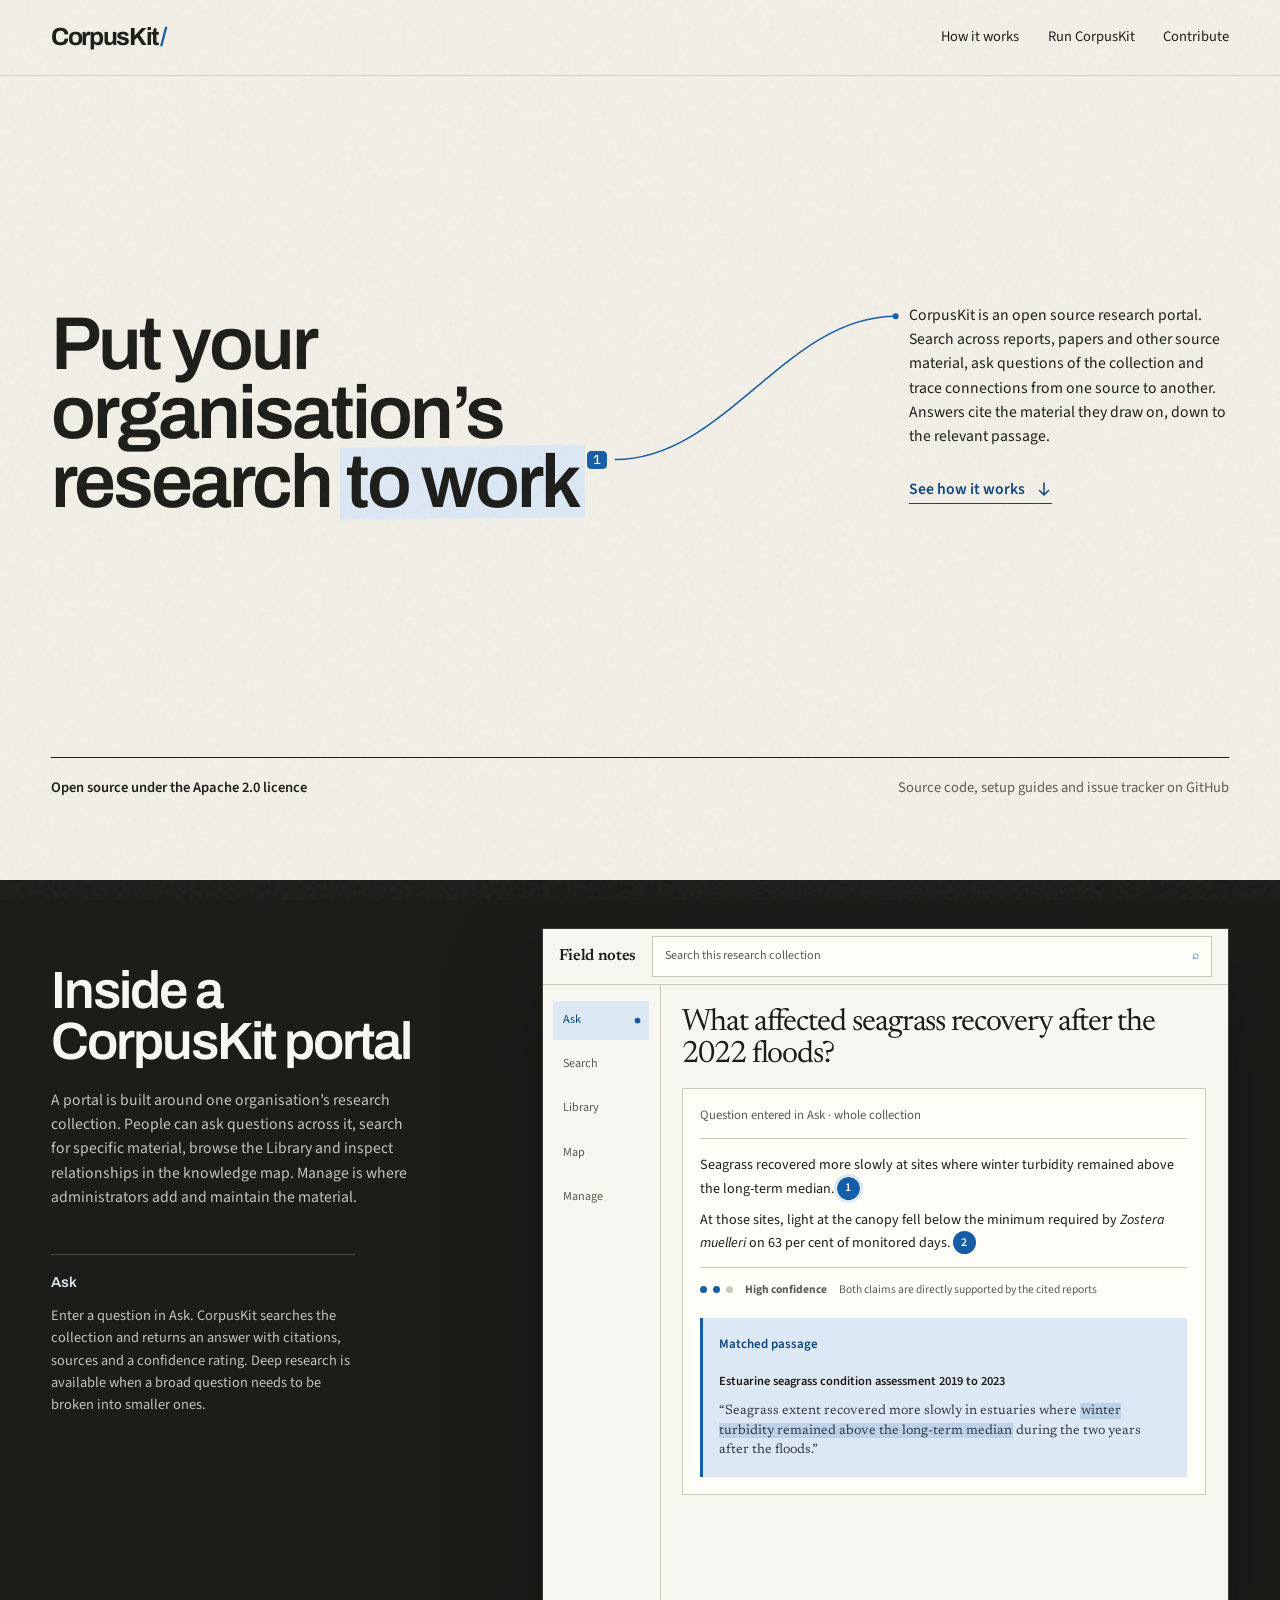
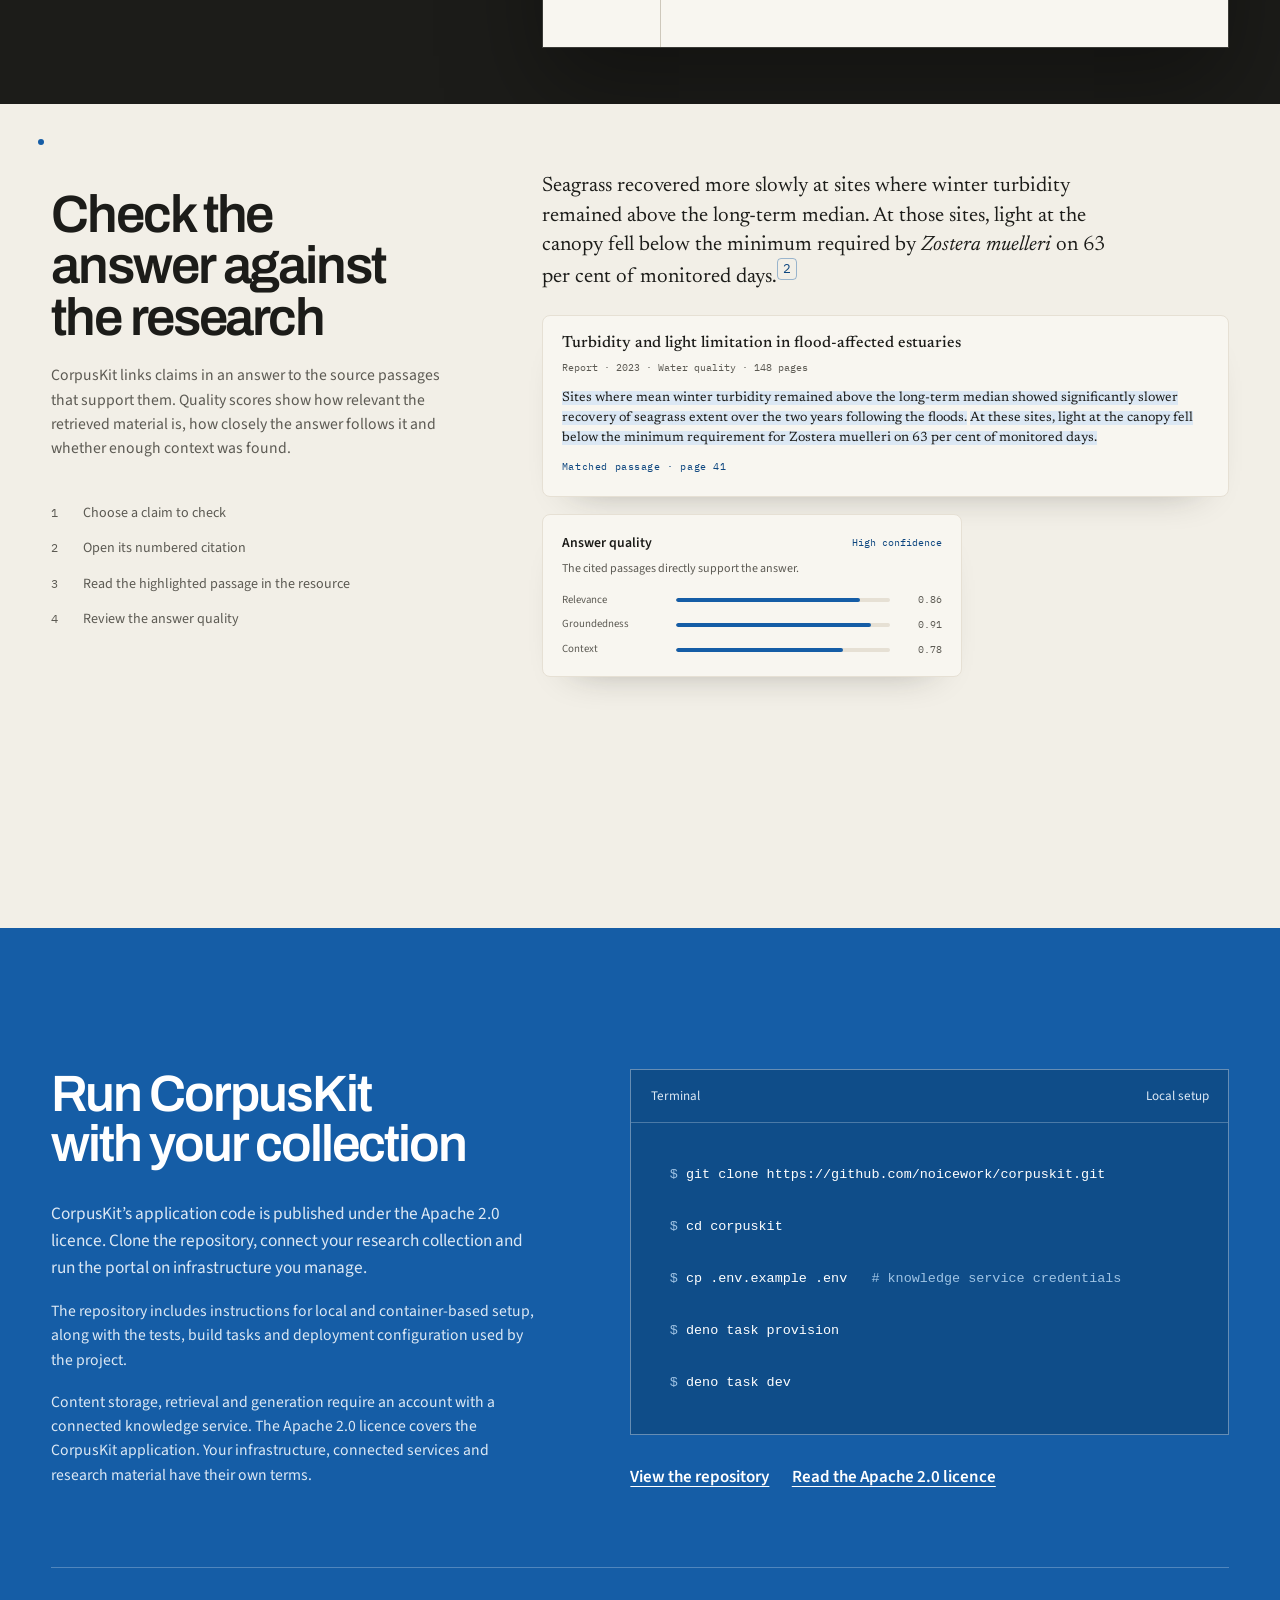
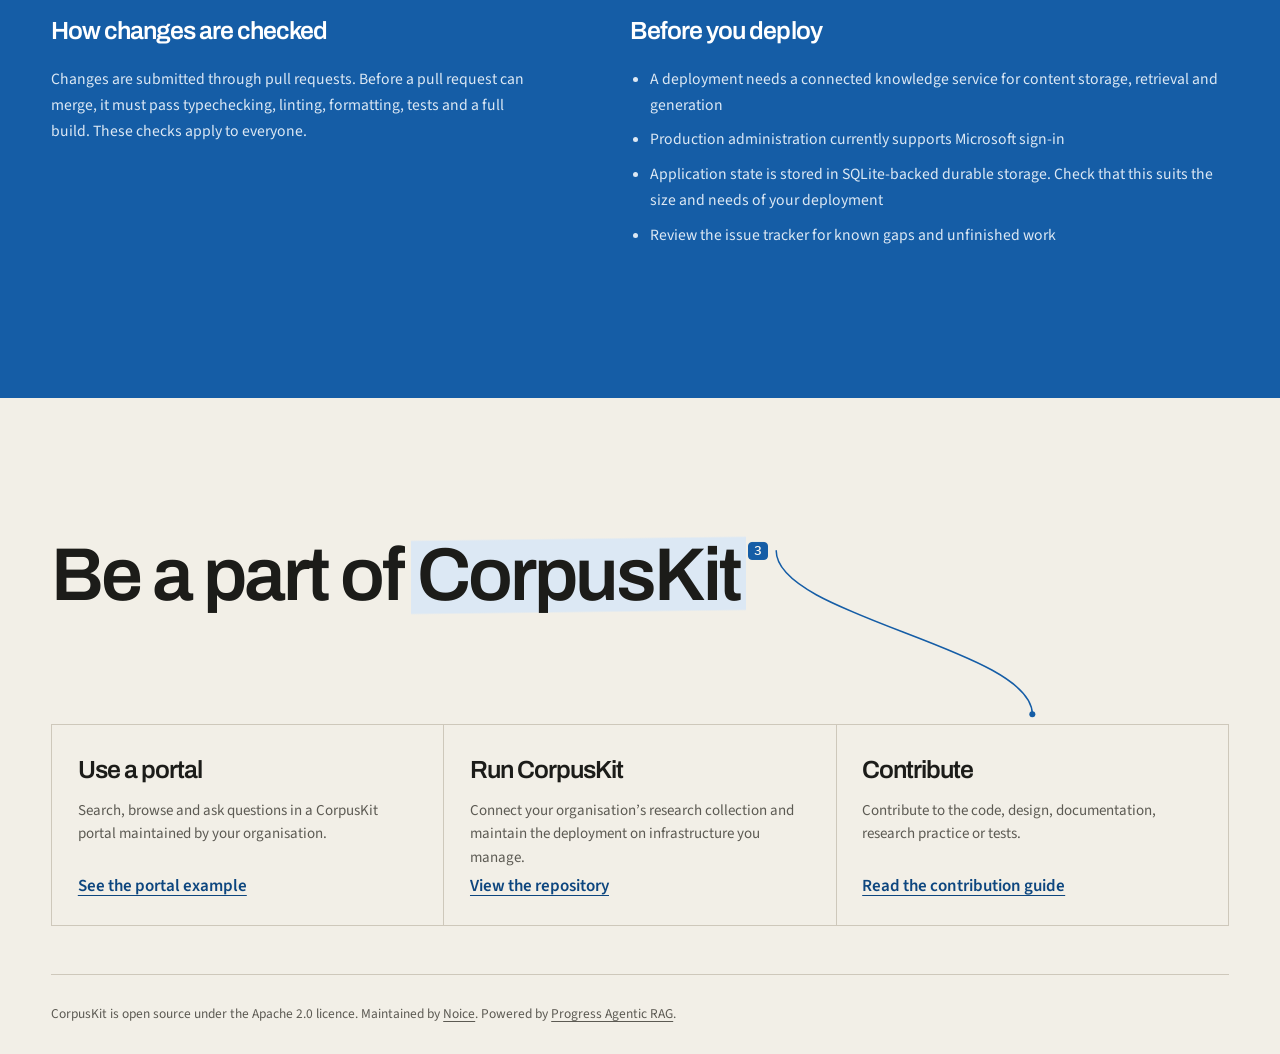
<file: apps/web/public/home.html>
<!doctype html>
<html lang="en-AU">
<head>
  <meta charset="utf-8">
  <meta name="viewport" content="width=device-width, initial-scale=1, viewport-fit=cover">
  <meta name="description" content="CorpusKit is an open source research portal for searching collections, asking cited questions and exploring connections between sources.">
  <meta name="theme-color" content="#f2efe7">
  <title>CorpusKit – open source research portal</title>
  <link rel="preconnect" href="https://fonts.googleapis.com">
  <link rel="preconnect" href="https://fonts.gstatic.com" crossorigin>
  <link href="https://fonts.googleapis.com/css2?family=IBM+Plex+Mono:wght@400;500&amp;family=Newsreader:opsz,wght@6..72,300..700&amp;family=Source+Sans+3:ital,wght@0,200..900;1,200..900&amp;family=Archivo:ital,wdth,wght@0,62..125,100..900;1,62..125,100..900&amp;display=swap" rel="stylesheet">
  <style>

    :root {
      --paper: #f2efe7;
      --paper-soft: #f8f6f0;
      --paper-deep: #e6e0d4;
      --ink: #1c1c19;
      --ink-soft: #5c5a53;
      --rule: #cec8bb;
      --blue: #155da6;
      --blue-dark: #0d467f;
      --blue-pale: #dce8f4;
      --white: #fffdf8;
      --serif: "Newsreader", Georgia, serif;
      --sans: "Source Sans 3", Arial, sans-serif;
      --mono: "IBM Plex Mono", monospace;
      --display: "Archivo", sans-serif;
      --display-weight-h1: 600;
      --display-weight-h2: 600;
      --display-track-h1: -.04em;
      --display-track-h2: -.04em;
      --display-lh-h1: .92;
      --display-lh-h2: .98;
      --page: min(92vw, 1480px);
      --radius: 4px;
    }

    * { box-sizing: border-box; }

    html { scroll-behavior: smooth; }

    body {
      margin: 0;
      color: var(--ink);
      background: var(--paper);
      font-family: var(--sans);
      font-size: 17px;
      line-height: 1.55;
      -webkit-font-smoothing: antialiased;
    }

    body::before {
      content: "";
      position: fixed;
      inset: 0;
      z-index: 20;
      pointer-events: none;
      opacity: .055;
      background-image: url("data:image/svg+xml,%3Csvg viewBox='0 0 180 180' xmlns='http://www.w3.org/2000/svg'%3E%3Cfilter id='n'%3E%3CfeTurbulence type='fractalNoise' baseFrequency='.88' numOctaves='3' stitchTiles='stitch'/%3E%3C/filter%3E%3Crect width='100%25' height='100%25' filter='url(%23n)' opacity='.72'/%3E%3C/svg%3E");
    }

    a { color: inherit; text-decoration-thickness: 1px; text-underline-offset: .22em; }
    button, input { font: inherit; }
    button, a { -webkit-tap-highlight-color: transparent; }
    ::selection { background: var(--blue-pale); color: var(--ink); }

    .skip-link {
      position: fixed;
      top: 8px;
      left: 8px;
      z-index: 100;
      padding: .65rem 1rem;
      background: var(--ink);
      color: var(--white);
      transform: translateY(-150%);
    }

    .skip-link:focus { transform: none; }

    .site-header {
      position: fixed;
      inset: 0 0 auto;
      z-index: 12;
      height: calc(76px + env(safe-area-inset-top));
      padding-top: env(safe-area-inset-top);
      border-bottom: 1px solid rgba(28, 28, 25, .15);
      background: rgba(242, 239, 231, .91);
      backdrop-filter: blur(16px);
      transition: background-color .55s ease, color .55s ease, border-color .55s ease;
    }

    .site-header.nav-dark {
      color: var(--paper-soft);
      background: rgba(28, 28, 25, .94);
      border-bottom-color: rgba(248, 246, 240, .18);
    }

    .site-header.nav-blue {
      color: white;
      background: rgba(21, 93, 166, .94);
      border-bottom-color: rgba(255, 255, 255, .24);
    }

    .nav-shell {
      width: var(--page);
      height: 100%;
      margin: 0 auto;
      display: flex;
      align-items: center;
      justify-content: space-between;
      gap: 2rem;
    }

    .brand {
      display: inline-flex;
      align-items: baseline;
      gap: .1rem;
      font-family: var(--display);
      font-size: 1.55rem;
      font-weight: 700;
      line-height: 1;
      text-decoration: none;
      letter-spacing: -.055em;
    }

    .brand-mark { color: var(--blue); transition: color .55s ease; }
    .site-header.nav-dark .brand-mark { color: #8fc0ee; }
    .site-header.nav-blue .brand-mark { color: var(--blue-pale); }

    .nav-links {
      display: flex;
      align-items: center;
      gap: clamp(1rem, 2.2vw, 2.4rem);
      font-size: .91rem;
    }

    .nav-links a { text-decoration: none; }
    .nav-links a:hover { text-decoration: underline; }

    main { overflow: hidden; }
    #top, #workings, #run, #contribute { scroll-margin-top: calc(76px + env(safe-area-inset-top)); }

    .hero {
      width: var(--page);
      min-height: min(880px, 100svh);
      margin: 0 auto;
      padding: clamp(9.5rem, 15vh, 12.5rem) 0 5rem;
      display: grid;
      grid-template-columns: minmax(0, 1.72fr) minmax(320px, .48fr);
      column-gap: clamp(2.5rem, 5vw, 6rem);
      align-items: end;
      position: relative;
    }

    .hero h1 {
      max-width: 1180px;
      margin: 0;
      font-family: var(--display);
      font-size: var(--display-size-h1, clamp(4.35rem, 5.85vw, 7.6rem));
      font-weight: var(--display-weight-h1);
      line-height: var(--display-lh-h1);
      letter-spacing: var(--display-track-h1);
      text-wrap: balance;
    }

    .hero-laptop-break { display: none; }

    @media (min-width: 981px) and (max-height: 1200px) {
      .hero-laptop-break { display: inline; }
    }

    .hero-claim, .closing-claim { white-space: nowrap; }
    .hero-highlight, .closing-highlight {
      margin-inline: -.04em;
      padding-inline: .08em;
      background-image: linear-gradient(-.7deg, transparent 6%, var(--blue-pale) 8%, var(--blue-pale) 91%, transparent 93%);
      background-repeat: no-repeat;
      background-size: 100% 100%;
      background-position: left center;
      box-decoration-break: clone;
      -webkit-box-decoration-break: clone;
    }
    .hero-cite, .closing-cite {
      display: inline-block;
      margin-left: .32em;
      padding: .1em .4em;
      border: 1px solid rgba(21, 93, 166, .4);
      border-radius: 4px;
      color: var(--blue-dark);
      font-family: var(--mono);
      font-size: .18em;
      font-weight: 500;
      letter-spacing: 0;
      line-height: 1;
      vertical-align: top;
      transform: translateY(.22em);
    }

    .hero-thread {
      position: absolute;
      inset: 0;
      z-index: 2;
      display: none;
      width: 100%;
      height: 100%;
      overflow: visible;
      pointer-events: none;
    }

    .hero-thread path { fill: none; stroke: var(--blue); stroke-width: 1.5; stroke-linecap: round; }
    .hero-thread circle { fill: var(--blue); }
    .hero h1, .hero-copy, .hero-note { position: relative; z-index: 3; }

    @media (min-width: 1024px) {
      .hero-thread { display: block; }
    }

    .hero-copy {
      max-width: 430px;
      margin: 0 0 .75rem;
      align-self: end;
      font-size: clamp(.98rem, 1.05vw, 1.08rem);
      line-height: 1.55;
    }

    .hero-copy p { margin: 0 0 1.75rem; }

    .text-link {
      display: inline-flex;
      align-items: center;
      gap: .7rem;
      color: var(--blue-dark);
      font-weight: 600;
      text-decoration: none;
      border-bottom: 1px solid currentColor;
      padding-bottom: .15rem;
    }

    .text-link svg {
      width: 1rem;
      height: 1rem;
      fill: none;
      stroke: currentColor;
      stroke-width: 1.5;
      stroke-linecap: round;
      stroke-linejoin: round;
    }

    .hero-note {
      grid-column: 1 / -1;
      display: flex;
      justify-content: space-between;
      gap: 1rem;
      align-items: flex-end;
      margin-top: clamp(5rem, 10vh, 9rem);
      padding-top: 1.2rem;
      border-top: 1px solid var(--ink);
      color: var(--ink-soft);
      font-size: .91rem;
    }

    .hero-note p { margin: 0; }
    .hero-note strong { color: var(--ink); font-weight: 600; }

    @media (min-width: 1400px) and (min-height: 900px) {
      .hero {
        min-height: 100svh;
        padding-top: clamp(11rem, 17vh, 14rem);
        padding-bottom: clamp(6rem, 9vh, 8rem);
      }
    }

    .workings {
      background: var(--ink);
      color: var(--paper-soft);
      padding: clamp(5.5rem, 10vw, 10rem) 0;
      overflow: clip;
    }

    .section-shell { width: var(--page); margin: 0 auto; }

    .section-head {
      display: block;
      margin-bottom: clamp(3rem, 6vw, 6rem);
    }

    .section-head h2,
    .run-intro h2,
    .library-copy h2,
    .closing h2 {
      margin: 0;
      font-family: var(--display);
      font-size: clamp(2.8rem, 5.1vw, 5.9rem);
      font-weight: var(--display-weight-h2);
      line-height: var(--display-lh-h2);
      letter-spacing: var(--display-track-h2);
      text-wrap: balance;
    }

    .section-head p {
      margin: 1.5rem 0 0;
      color: #c6c2b8;
      font-size: 1.05rem;
      max-width: 760px;
    }

    .portal-stage {
      position: relative;
    }

    .portal-frame {
      background: var(--paper-soft);
      color: var(--ink);
      border: 1px solid #3a3a36;
      box-shadow: 0 40px 90px rgba(0, 0, 0, .34);
    }

    .portal-top {
      min-height: 76px;
      padding: 0 clamp(1rem, 2vw, 2rem);
      display: grid;
      grid-template-columns: 1fr auto 1fr;
      align-items: center;
      border-bottom: 1px solid var(--rule);
    }

    .portal-name {
      font-family: var(--serif);
      font-size: 1.23rem;
      font-weight: 600;
      letter-spacing: -.02em;
    }

    .portal-search {
      width: min(38vw, 500px);
      padding: .73rem 1rem;
      display: flex;
      justify-content: space-between;
      gap: 1rem;
      border: 1px solid var(--rule);
      background: var(--white);
      color: var(--ink-soft);
      font-size: .91rem;
    }

    .portal-search span:last-child { color: var(--blue); }

    .portal-status {
      justify-self: end;
      color: var(--ink-soft);
      font-size: .83rem;
    }

    .portal-body {
      display: grid;
      grid-template-columns: 190px minmax(0, 1fr);
      min-height: 680px;
    }

    .portal-nav {
      padding: 2rem 1.2rem;
      border-right: 1px solid var(--rule);
    }

    .view-tab {
      width: 100%;
      display: flex;
      align-items: center;
      justify-content: space-between;
      padding: .82rem .75rem;
      margin: 0 0 .35rem;
      border: 0;
      background: transparent;
      color: var(--ink-soft);
      text-align: left;
      cursor: pointer;
      transition: color .35s ease, background-color .35s ease;
    }

    .view-tab::after { content: ""; width: 5px; height: 5px; border-radius: 50%; background: transparent; transition: background-color .35s ease, transform .35s ease; }
    .view-tab:hover { color: var(--ink); }
    .view-tab.active { color: var(--blue-dark); background: var(--blue-pale); }
    .view-tab.active::after { background: var(--blue); transform: scale(1.15); }

    .portal-main { display: grid; padding: clamp(1.5rem, 4vw, 4rem); min-width: 0; }
    .portal-view { display: none; grid-area: 1 / 1; min-width: 0; will-change: opacity, transform; }
    .portal-view.active, .portal-view.is-transitioning { display: block; }
    .portal-view.is-transitioning { pointer-events: none; }

    .portal-view h3 {
      max-width: 780px;
      margin: 0 0 2rem;
      font-family: var(--serif);
      font-size: clamp(2.2rem, 3.5vw, 4.2rem);
      font-weight: 400;
      line-height: 1.05;
      letter-spacing: -.035em;
    }

    .question-card {
      padding: clamp(1.4rem, 3vw, 2.6rem);
      border: 1px solid var(--rule);
      background: var(--white);
    }

    .question {
      margin: 0 0 1.7rem;
      padding-bottom: 1.25rem;
      border-bottom: 1px solid var(--rule);
      color: var(--ink-soft);
    }

    .answer-layout {
      display: grid;
      grid-template-columns: minmax(0, 1.2fr) minmax(250px, .65fr);
      gap: clamp(2rem, 4vw, 5rem);
    }

    .answer p { margin: 0 0 1rem; font-size: 1.08rem; line-height: 1.68; }

    .citation {
      display: inline-grid;
      place-items: center;
      width: 1.45rem;
      height: 1.45rem;
      margin: 0 .08rem;
      padding: 0;
      border: 0;
      border-radius: 50%;
      background: var(--blue);
      color: white;
      font-size: .75rem;
      font-weight: 600;
      line-height: 1;
      cursor: pointer;
      vertical-align: .1em;
    }

    .citation[aria-expanded="true"] { outline: 3px solid var(--blue-pale); }

    .confidence {
      margin-top: 1.5rem;
      padding-top: 1rem;
      border-top: 1px solid var(--rule);
      display: flex;
      align-items: center;
      gap: .75rem;
      color: var(--ink-soft);
      font-size: .9rem;
    }

    .confidence::before {
      content: "";
      width: 7px;
      height: 7px;
      border-radius: 50%;
      background: var(--blue);
      box-shadow: 13px 0 0 var(--blue), 26px 0 0 var(--rule);
      margin-right: 1.6rem;
    }

    .passage-drawer {
      min-height: 260px;
      padding: 1.4rem;
      background: var(--blue-pale);
      border-left: 3px solid var(--blue);
      position: relative;
    }

    .passage-drawer::before {
      content: "Matched passage";
      display: block;
      margin-bottom: 1.1rem;
      color: var(--blue-dark);
      font-size: .81rem;
      font-weight: 600;
    }

    .passage-title { margin: 0 0 .7rem; font-weight: 600; }
    .passage-copy { margin: 0; color: #343d47; font-family: var(--serif); font-size: 1.08rem; line-height: 1.55; }
    mark { background: rgba(21, 93, 166, .16); color: inherit; padding: .06em .08em; box-decoration-break: clone; }

    .no-evidence {
      display: flex;
      align-items: flex-start;
      gap: 1rem;
      margin-top: 1rem;
      padding: 1rem 1.15rem;
      border: 1px solid var(--rule);
      color: var(--ink-soft);
      font-size: .92rem;
    }

    .no-evidence strong { color: var(--ink); }

    .search-controls {
      display: flex;
      gap: .55rem;
      margin-bottom: 1.6rem;
      flex-wrap: wrap;
    }

    .filter-chip {
      padding: .48rem .82rem;
      border: 1px solid var(--rule);
      background: transparent;
      color: var(--ink-soft);
      font-size: .85rem;
    }

    .filter-chip.selected { border-color: var(--blue); color: var(--blue-dark); background: var(--blue-pale); }

    .result {
      display: grid;
      grid-template-columns: 62px minmax(0, 1fr) auto;
      gap: 1.2rem;
      padding: 1.4rem 0;
      border-top: 1px solid var(--rule);
    }

    .score { color: var(--blue); font-family: var(--serif); font-size: 1.3rem; }
    .result h4 { margin: 0 0 .45rem; font-family: var(--serif); font-size: 1.26rem; }
    .result p { margin: 0; color: var(--ink-soft); font-size: .91rem; }
    .kind { color: var(--ink-soft); font-size: .79rem; white-space: nowrap; }
    .weak { color: #6d5b40; border-bottom: 1px solid #917a55; }

    .library-grid { display: grid; grid-template-columns: repeat(3, 1fr); gap: 1rem; }
    .resource-card { min-height: 260px; padding: 1.25rem; border: 1px solid var(--rule); background: var(--white); display: flex; flex-direction: column; }
    .resource-card::before { content: ""; height: 6px; width: 38%; margin-bottom: 3rem; background: var(--blue); }
    .resource-card:nth-child(2)::before { width: 67%; opacity: .65; }
    .resource-card:nth-child(3)::before { width: 24%; opacity: .35; }
    .resource-card h4 { margin: 0 0 .7rem; font-family: var(--serif); font-size: 1.25rem; line-height: 1.15; }
    .resource-card p { margin: 0; color: var(--ink-soft); font-size: .87rem; }
    .resource-card span { margin-top: auto; padding-top: 1.5rem; color: var(--ink-soft); font-size: .78rem; }

    .node-a { left: 12%; top: 23%; }
    .node-b { right: 11%; top: 25%; }
    .node-c { right: 13%; bottom: 17%; }
    .node-d { left: 14%; bottom: 18%; }

    .capability-notes {
      margin-top: 3rem;
      display: grid;
      grid-template-columns: repeat(4, 1fr);
      border-top: 1px solid #4b4a45;
    }

    .capability-notes article { padding: 1.5rem 1.5rem 0 0; }
    .capability-notes h3 { margin: 0 0 .55rem; color: var(--paper-soft); font-family: var(--display); font-size: 1.3rem; font-weight: 600; letter-spacing: -.04em; }
    .capability-notes p { margin: 0; color: #aaa69d; font-size: .91rem; }


    @media (min-width: 1024px) {
      .portal-main { height: var(--portal-main-h, 700px); overflow: hidden; }
    }

    /* C's view content presented at the Ask page's scale */
    .chip {
      display: inline-flex; align-items: center; gap: .4rem;
      font-family: var(--sans); font-size: .84rem; font-weight: 500;
      padding: .34rem .85rem; border-radius: 99px;
      border: 1px solid var(--rule);
      color: var(--ink-soft); background: var(--white);
    }
    .chip.on { background: var(--ink); color: var(--paper-soft); border-color: var(--ink); }
    .hl {
      background-image: linear-gradient(rgba(241,227,160,.95), rgba(241,227,160,.95));
      background-repeat: no-repeat; background-size: 100% 100%;
      border-radius: 2px; padding: .04em .12em; margin: -.04em -.02em;
    }

    .pv-controls {
      display: flex; align-items: center; justify-content: space-between;
      gap: 1rem; flex-wrap: wrap; margin-bottom: 1.1rem;
    }
    .pv-querybar {
      flex: 1 1 320px; min-width: 0; display: flex; justify-content: space-between; gap: 1rem;
      padding: .95rem 1.2rem; border: 1px solid var(--rule); background: var(--white);
      font-size: 1.02rem; color: var(--ink);
    }
    .pv-qicon { color: var(--blue); }
    .sr-modes { display: flex; gap: .35rem; flex: none; }
    .sr-modes span {
      font-family: var(--mono); font-size: .74rem; letter-spacing: .04em;
      padding: .3rem .78rem; border-radius: 99px; color: var(--ink-soft);
    }
    .sr-modes .on { background: var(--ink); color: var(--paper-soft); }
    .pv-chiprow { display: flex; align-items: center; gap: .5rem; flex-wrap: wrap; }
    div.pv-chiprow { margin-bottom: 1.4rem; }
    .pv-controls .pv-chiprow { margin-bottom: 0; }
    .pv-meta { margin-left: auto; color: var(--ink-soft); font-size: .87rem; }

    .pv-card { border: 1px solid var(--rule); background: var(--white); }
    .pv-answerstrip {
      margin: clamp(1.2rem, 2.5vw, 1.8rem) clamp(1.2rem, 2.5vw, 1.8rem) 0;
      padding: 1.3rem 1.5rem;
      background: var(--blue-pale); border-left: 3px solid var(--blue);
    }
    .pv-answerstrip .lbl { display: block; margin-bottom: .55rem; color: var(--blue-dark); font-size: .81rem; font-weight: 600; }
    .pv-answerstrip p { margin: 0; font-size: 1.05rem; line-height: 1.65; max-width: 75ch; }
    .pv-answerstrip .citation { margin-left: .3rem; }
    .pv-results { padding: .3rem clamp(1.2rem, 2.5vw, 1.8rem) .6rem; }
    .pv-result { padding: 1.3rem 0; }
    .pv-result + .pv-result { border-top: 1px solid var(--rule); }
    .pv-result .r-top { display: flex; align-items: baseline; justify-content: space-between; gap: 1rem; }
    .pv-result .r-title { font-family: var(--serif); font-size: 1.32rem; letter-spacing: -.01em; min-width: 0; }
    .pv-result .r-score { font-family: var(--mono); font-size: .74rem; color: var(--ink-soft); flex: none; }
    .pv-result .r-score .weak { color: #a05e42; border-bottom: 0; }
    .pv-result .r-meta { margin: .3rem 0 0; font-family: var(--mono); font-size: .7rem; color: var(--ink-soft); }
    .pv-result .r-passage { margin: .55rem 0 0; font-family: var(--serif); font-size: 1rem; line-height: 1.6; color: #343d47; max-width: 72ch; }
    .pv-cardfoot {
      display: flex; justify-content: space-between; gap: 1rem; flex-wrap: wrap;
      padding: 1rem clamp(1.2rem, 2.5vw, 1.8rem); border-top: 1px solid var(--rule);
      font-size: .87rem; color: var(--ink-soft);
    }
    .pv-cardfoot a { color: var(--blue-dark); font-weight: 600; }

    .pv-libgrid { display: grid; grid-template-columns: 1fr 1fr; gap: 1rem; }
    .pv-libcard {
      border: 1px solid var(--rule); background: var(--white);
      padding: 1.5rem 1.6rem; display: flex; flex-direction: column;
    }
    .pv-libcard .k { font-family: var(--mono); font-size: .7rem; letter-spacing: .06em; text-transform: uppercase; color: var(--ink-soft); }
    .k.ochre { color: #9A7215; }
    .k.clay { color: #A05E42; }
    .pv-libcard .t { margin: .6rem 0 0; font-family: var(--serif); font-size: 1.32rem; font-weight: 500; line-height: 1.25; }
    .pv-libcard .s { margin: .6rem 0 0; font-size: .95rem; line-height: 1.6; color: var(--ink-soft); }
    .pv-libcard .tags { display: flex; gap: .45rem; flex-wrap: wrap; margin-top: auto; padding-top: 1.15rem; }
    .pv-libcard .tags span { font-family: var(--mono); font-size: .7rem; color: var(--ink-soft); border: 1px solid var(--rule); border-radius: 99px; padding: .2rem .6rem; }

    .pv-mapcard { padding: .8rem; background: #fff; }
    .pv-mapcard svg { display: block; width: 100%; height: auto; max-height: 520px; margin: 0 auto; }
    .kg-mobile { display: none; }
    .kg-legend-panel { fill: #fbfbf8; stroke: #deddd7; }
    .kg-legend-title, .kg-legend-label, .kg-legend-count, .kg-node-label { font-family: var(--sans); fill: #5e5c56; }
    .kg-legend-title { font-size: 9px; font-weight: 600; letter-spacing: .08em; text-transform: uppercase; }
    .kg-legend-label { font-size: 9px; }
    .kg-legend-count { font-family: var(--mono); font-size: 8px; fill: #8b887f; }
    .kg-legend-rule { stroke: #deddd7; }
    .kg-cluster { opacity: .62; }
    .kg-cluster.crop { fill: #e7f0fa; }
    .kg-cluster.pressure { fill: #faece7; }
    .kg-cluster.habitat { fill: #e9f5ef; }
    .kg-cluster-species { fill: #f4edf8; }
    .kg-cluster-label { font-family: var(--mono); font-size: 8px; font-weight: 600; letter-spacing: .12em; }
    .kg-cluster-label.crop { fill: #3d6694; }
    .kg-cluster-label.pressure { fill: #a05e42; }
    .kg-cluster-label.habitat { fill: #277454; }
    .kg-cluster-label.species { fill: #765198; }
    .kg-edge { fill: none; stroke-width: 1; opacity: .3; }
    .kg-edge.crop { stroke: #4f8fca; }
    .kg-edge.pressure { stroke: #d77a55; }
    .kg-edge.habitat { stroke: #3aa87c; }
    .kg-edge.species { stroke: #9a77bd; }
    .kg-node { stroke: rgba(255, 255, 255, .95); stroke-width: 1.5; }
    .kg-node.crop { fill: #2f78bc; }
    .kg-node.pressure { fill: #d8653a; }
    .kg-node.habitat { fill: #20a171; }
    .kg-node.species { fill: #8057a6; }
    .kg-node.selected { stroke: #1c1c19; stroke-width: 2; }
    .kg-node-label { font-size: 8.5px; paint-order: stroke; stroke: #fff; stroke-width: 3px; stroke-linejoin: round; }
    .kg-node-label.key { font-size: 9.5px; fill: #3e3d39; }

    .ch-head {
      display: flex; justify-content: space-between; align-items: baseline; gap: 1rem; flex-wrap: wrap;
      padding: 1.25rem clamp(1.2rem, 2.5vw, 1.8rem); border-bottom: 1px solid var(--rule);
    }
    .ch-head .t { font-weight: 600; font-size: 1.05rem; }
    .ch-head .c { font-family: var(--mono); font-size: .74rem; color: var(--ink-soft); }
    .ch-row { display: flex; align-items: baseline; gap: 1.1rem; padding: 1.15rem clamp(1.2rem, 2.5vw, 1.8rem); font-size: .98rem; }
    .ch-row + .ch-row { border-top: 1px solid var(--rule); }
    .ch-row .flag { font-family: var(--mono); font-size: .72rem; color: #a03d2e; min-width: 10.5em; flex: none; }
    .ch-row .flag.softer { color: var(--ink-soft); }
    .ch-row .what { min-width: 0; }
    .ch-row .act { margin-left: auto; flex: none; font-size: .88rem; }
    .ch-row .act a { color: var(--blue-dark); font-weight: 600; }
    .ch-foot {
      display: flex; justify-content: space-between; gap: 1rem; flex-wrap: wrap;
      padding: 1rem clamp(1.2rem, 2.5vw, 1.8rem); border-top: 1px solid var(--rule);
      font-size: .87rem; color: var(--ink-soft);
    }

    @media (max-width: 700px) {
      .pv-libgrid { grid-template-columns: 1fr; }
      .ch-row { flex-wrap: wrap; gap: .35rem 1.1rem; }
      .ch-row .flag { min-width: 0; width: 100%; }
    }

    .ways-caption {
      margin: 0 0 1.5rem;
      padding-top: 1rem;
      max-width: 62ch;
      border-top: 1px solid #4b4a45;
    }
    .ways-caption .wc-n { display: inline; margin-right: .8rem; font-family: var(--display); font-size: .9rem; font-weight: 600; color: var(--blue-pale); }
    .ways-caption .wc-t { display: inline; color: #c6c2b8; font-size: .9rem; line-height: 1.55; }
    .ways-caption .wc-n, .ways-caption .wc-t { will-change: opacity, transform; }

    .mobile-view-tabs { display: none; }

    @media (min-width: 1900px) and (min-height: 1201px) {
      .ways-caption {
        position: absolute;
        top: 76px;
        left: -220px;
        width: 180px;
        margin: 0;
      }
      .ways-caption .wc-n { display: block; margin: 0 0 .8rem; }
      .ways-caption .wc-t { display: block; }
    }

    /* Wide, shorter screens use a compact split walkthrough so the portal stays in view. */
    @media (min-width: 981px) and (max-height: 1200px) {
      .workings {
        min-height: calc(100svh - 76px);
        padding: 3rem 0 1.5rem;
      }

      .workings > .section-shell {
        display: grid;
        grid-template-columns: minmax(280px, .78fr) minmax(0, 1.22fr);
        grid-template-rows: auto minmax(0, 1fr);
        column-gap: clamp(2rem, 4vw, 5rem);
        row-gap: clamp(2.5rem, 5vh, 4rem);
        align-items: stretch;
      }

      .workings .section-head {
        grid-column: 1;
        grid-row: 1;
        align-self: start;
        margin: 0;
        padding-top: clamp(2.125rem, calc(3vh + 10px), 2.875rem);
      }

      .workings .section-head h2 {
        font-size: clamp(3.2rem, 4.1vw, 5rem);
        text-wrap: balance;
      }

      .workings .section-head p {
        max-width: 46ch;
        margin-top: 1.25rem;
        font-size: .98rem;
      }

      .workings .portal-stage { display: contents; }

      .workings .ways-caption {
        position: static;
        grid-column: 1;
        grid-row: 2;
        align-self: start;
        width: auto;
        max-width: 38ch;
        min-height: 0;
        margin: 0;
      }

      .workings .ways-caption .wc-n {
        display: block;
        margin: 0 0 .7rem;
      }

      .workings .ways-caption .wc-t { display: block; }

      .workings .portal-frame {
        grid-column: 2;
        grid-row: 1 / span 2;
        min-width: 0;
        height: min(720px, calc(100svh - 148px));
        overflow: hidden;
      }

      .workings .portal-top {
        min-height: 56px;
        padding: 0 1rem;
        grid-template-columns: auto minmax(0, 1fr);
        gap: 1rem;
      }

      .workings .portal-name { font-size: 1rem; }
      .workings .portal-search { width: 100%; padding: .6rem .75rem; font-size: .76rem; }
      .workings .portal-status { display: none; }

      .workings .portal-body {
        height: calc(100% - 56px);
        min-height: 0;
        grid-template-columns: 118px minmax(0, 1fr);
      }

      .workings .portal-nav { padding: 1rem .65rem; }
      .workings .view-tab { padding: .62rem .6rem; font-size: .76rem; }

      .workings .portal-main {
        height: auto;
        min-height: 0;
        padding: clamp(1rem, 1.7vw, 1.75rem);
        overflow: hidden;
      }

      .workings .portal-view h3 {
        max-width: 650px;
        margin-bottom: 1rem;
        font-size: clamp(1.85rem, 2.4vw, 2.75rem);
      }

      .workings .question-card { padding: clamp(.9rem, 1.35vw, 1.3rem); }
      .workings .question { margin-bottom: 1rem; padding-bottom: .8rem; font-size: .8rem; }
      .workings .answer-layout { gap: clamp(.85rem, 1.5vw, 1.5rem); }
      .workings .answer p { margin-bottom: .65rem; font-size: .88rem; line-height: 1.5; }
      .workings .confidence { margin-top: .8rem; padding-top: .8rem; font-size: .72rem; }
      .workings .passage-drawer { min-height: 0; padding: 1rem; }
      .workings .passage-title { font-size: .78rem; }
      .workings .passage-copy { font-size: .84rem; line-height: 1.45; }
      .workings .no-evidence { margin-top: .8rem; padding-top: .8rem; font-size: .72rem; }

      .workings .pv-controls { margin-bottom: .75rem; }
      .workings .pv-querybar { padding: .7rem .85rem; font-size: .82rem; }
      .workings div.pv-chiprow { margin-bottom: .8rem; }
      .workings .chip { padding: .25rem .55rem; font-size: .68rem; }
      .workings .pv-meta { font-size: .72rem; }
      .workings .pv-answerstrip { margin: .85rem .85rem 0; padding: .85rem 1rem; }
      .workings .pv-answerstrip p { font-size: .83rem; line-height: 1.45; }
      .workings .pv-results { padding: .2rem .85rem .35rem; }
      .workings .pv-result { padding: .75rem 0; }
      .workings .pv-result .r-title { font-size: 1rem; }
      .workings .pv-result .r-passage { margin-top: .35rem; font-size: .82rem; line-height: 1.4; }
      .workings .pv-cardfoot { padding: .7rem .85rem; font-size: .72rem; }

      .workings .pv-libgrid { gap: .7rem; }
      .workings .pv-libcard { padding: 1rem; }
      .workings .pv-libcard .t { font-size: 1rem; }
      .workings .pv-libcard .s { margin-top: .4rem; font-size: .78rem; line-height: 1.4; }
      .workings .pv-libcard .tags { padding-top: .65rem; }
      .workings .pv-mapcard svg { max-height: calc(100svh - 230px); }

      .workings .ch-head,
      .workings .ch-row,
      .workings .ch-foot { padding: .8rem 1rem; }
      .workings .ch-row { font-size: .8rem; }
      .workings .ch-row .flag { min-width: 8.5em; font-size: .62rem; }
    }

    @media (min-width: 981px) and (max-width: 1399px) and (max-height: 1200px) {
      .workings .answer-layout { grid-template-columns: 1fr; }
      .workings .no-evidence { display: none; }
      .workings .pv-libcard:nth-child(n + 3) { display: none; }
    }

    .library-section {
      width: var(--page);
      margin: 0 auto;
      padding: clamp(7rem, 13vw, 14rem) 0;
      display: grid;
      grid-template-columns: minmax(280px, .6fr) minmax(0, 1.2fr);
      gap: clamp(4rem, 9vw, 11rem);
      align-items: center;
    }

    .library-copy h2 { font-size: clamp(3.3rem, 5.7vw, 6.7rem); }
    .library-copy p { max-width: 510px; margin: 2rem 0 0; font-size: 1.08rem; color: var(--ink-soft); }

    .shelf {
      position: relative;
      min-height: 600px;
      padding: 2.7rem 2.7rem 3rem;
      background: var(--paper-deep);
      border: 1px solid var(--rule);
      box-shadow: 22px 28px 0 rgba(28, 28, 25, .055);
    }

    .shelf::after {
      content: "";
      position: absolute;
      left: -4%;
      right: -4%;
      bottom: -15px;
      height: 14px;
      background: #d4ccbd;
      border: 1px solid #c3b9a8;
    }

    .paper {
      position: absolute;
      background: var(--white);
      border: 1px solid #d5cfc3;
      box-shadow: 0 14px 35px rgba(45, 39, 27, .1);
      padding: 1.6rem;
    }

    .paper-one { width: 55%; height: 70%; left: 9%; top: 10%; transform: rotate(-3deg); }
    .paper-two { width: 53%; height: 64%; right: 7%; bottom: 9%; transform: rotate(4deg); }
    .paper-rule { height: 1px; margin: .75rem 0; background: #ddd7cb; }
    .paper-rule.short { width: 64%; }
    .paper-title { margin: 0 0 1.2rem; font-family: var(--serif); font-size: clamp(1.2rem, 2vw, 1.75rem); line-height: 1.08; }
    .paper-meta { margin: 0 0 3rem; color: var(--ink-soft); font-size: .74rem; }
    .paper-quote { margin: 1.6rem 0 0; padding-left: 1rem; border-left: 3px solid var(--blue); color: var(--ink-soft); font-family: var(--serif); line-height: 1.45; }
    .blue-note { position: absolute; right: 4%; top: 5%; width: 105px; padding: .8rem; background: var(--blue); color: white; transform: rotate(3deg); font-size: .75rem; line-height: 1.3; box-shadow: 0 9px 24px rgba(13, 70, 127, .18); }

    .run-section { background: var(--blue); color: white; padding: clamp(6rem, 11vw, 11rem) 0; }
    .run-cols {
      width: var(--page); margin: clamp(3.5rem, 6vw, 5.5rem) auto 0;
      display: grid; grid-template-columns: minmax(360px, .9fr) minmax(0, 1.1fr); gap: clamp(3rem, 7vw, 8rem);
      padding-top: clamp(2rem, 3.5vw, 3rem); border-top: 1px solid rgba(255, 255, 255, .25);
    }
    .run-cols h3 {
      margin: 0 0 1rem; font-family: var(--display); font-weight: 600;
      letter-spacing: -.04em; font-size: 1.55rem; color: #fff;
    }
    .run-cols p { margin: 0 0 1rem; color: #dce8f4; font-size: .98rem; line-height: 1.65; }
    .know-list { margin: 0; padding-left: 1.2rem; color: #dce8f4; font-size: .98rem; line-height: 1.65; }
    .know-list li { margin-bottom: .55rem; }
    @media (max-width: 900px) { .run-cols { grid-template-columns: 1fr; } }
    .run-intro p + p { margin-top: 1.1rem; font-size: .98rem; }
    .run-grid { width: var(--page); margin: 0 auto; display: grid; grid-template-columns: minmax(360px, .9fr) minmax(0, 1.1fr); gap: clamp(3rem, 7vw, 8rem); }
    .run-grid > * { min-width: 0; }
    .run-intro h2 { font-size: clamp(2.6rem, 4vw, 4.5rem); }
    .run-intro p { max-width: 600px; margin: 2rem 0 0; color: #dce8f4; font-size: 1.08rem; }

    .code-card { align-self: start; border: 1px solid rgba(255,255,255,.36); background: #0f4d89; }
    .code-top { padding: 1rem 1.2rem; display: flex; justify-content: space-between; border-bottom: 1px solid rgba(255,255,255,.25); color: #dce8f4; font-size: .82rem; }
    pre { margin: 0; padding: clamp(1.6rem, 3vw, 2.8rem); overflow-x: auto; color: white; font-family: var(--mono); font-size: clamp(.78rem, 1.05vw, .95rem); line-height: 1.9; }
    .code-dim { color: #9fc3e4; }
    .terminal-line { display: block; min-height: 1.9em; opacity: 0; }
    .terminal-line.is-active, .terminal-line.is-complete { opacity: 1; }
    .terminal-cursor {
      display: inline-block;
      width: .56em;
      height: 1.05em;
      margin-left: .12em;
      background: #dce8f4;
      vertical-align: -.14em;
      opacity: 0;
    }
    .terminal-line.is-active .terminal-cursor { opacity: 1; animation: terminal-blink .78s steps(1, end) infinite; }
    @keyframes terminal-blink { 0%, 48% { opacity: 1; } 49%, 100% { opacity: 0; } }

    .requirements { margin: 2rem 0 0; border-top: 1px solid rgba(255,255,255,.28); }
    .requirement { display: grid; grid-template-columns: minmax(130px, .36fr) 1fr; gap: 1.2rem; padding: 1rem 0; border-bottom: 1px solid rgba(255,255,255,.28); }
    .requirement strong { font-weight: 600; }
    .requirement span { color: #dce8f4; }
    .run-links { display: flex; gap: 1.4rem; margin-top: 1.8rem; flex-wrap: wrap; }
    .run-links a { color: white; font-weight: 600; }

    .stewardship {
      width: var(--page);
      margin: 0 auto;
      padding: clamp(7rem, 13vw, 14rem) 0;
      display: grid;
      grid-template-columns: minmax(0, 1.1fr) minmax(280px, .62fr);
      gap: clamp(4rem, 10vw, 12rem);
      align-items: start;
    }

    .stewardship blockquote {
      margin: 0;
      font-family: var(--display);
      font-weight: 600;
      letter-spacing: -.04em;
      font-size: clamp(2.8rem, 5.2vw, 6.2rem);
      line-height: .98;
    }

    .stewardship-copy { padding-top: .65rem; }
    .stewardship-copy p { margin: 0 0 1.25rem; color: var(--ink-soft); }
    .stewardship-copy p:first-child { color: var(--ink); font-size: 1.2rem; }

    .closing {
      padding: clamp(6rem, 11vw, 11rem) 0 3rem;
      width: var(--page);
      margin: 0 auto;
      position: relative;
    }

    .closing h2 { max-width: 1180px; font-size: var(--display-size-h1, clamp(4.35rem, 5.85vw, 7.6rem)); }
    .closing h2, .next-steps { position: relative; z-index: 3; }
    .closing-thread {
      position: absolute;
      inset: 0;
      z-index: 2;
      display: none;
      width: 100%;
      height: 100%;
      overflow: visible;
      pointer-events: none;
    }
    .closing-thread path { fill: none; stroke: var(--blue); stroke-width: 1.5; stroke-linecap: round; }
    .closing-thread circle { fill: var(--blue); }
    @media (min-width: 1024px) { .closing-thread { display: block; } }
    .next-steps { display: grid; grid-template-columns: repeat(3, 1fr); gap: 1px; margin-top: 7rem; background: var(--rule); border: 1px solid var(--rule); }
    .next-step { min-height: 200px; padding: 1.6rem; background: var(--paper); display: flex; flex-direction: column; }
    .next-step h3 { margin: 0 0 .6rem; font-family: var(--display); font-size: 1.55rem; font-weight: 600; letter-spacing: -.04em; }
    .next-step p { margin: 0; color: var(--ink-soft); font-size: .94rem; }
    .next-step a { margin-top: auto; align-self: flex-start; color: var(--blue-dark); font-weight: 600; }

    .site-footer {
      width: var(--page);
      margin: 0 auto;
      padding: 1.8rem 0 2rem;
      display: flex;
      justify-content: space-between;
      gap: 2rem;
      color: var(--ink-soft);
      border-top: 1px solid var(--rule);
      font-size: .84rem;
    }

    .site-footer p { margin: 0; }

    :focus-visible { outline: 2px solid var(--blue); outline-offset: 4px; }

    @media (max-width: 980px) {
      :root { --page: min(90vw, 820px); }
      .hero { grid-template-columns: minmax(0, 1fr); align-items: start; }
      .hero-copy { margin-top: 3rem; }
      .section-head, .library-section, .run-grid, .stewardship { grid-template-columns: 1fr; }
      .section-head p { max-width: 620px; }
      .portal-body { grid-template-columns: 1fr; grid-template-rows: auto 1fr; }
      .portal-nav { display: flex; overflow-x: auto; border-right: 0; border-bottom: 1px solid var(--rule); padding: .75rem; }
      .view-tab { min-width: 125px; margin: 0 .25rem 0 0; }
      .answer-layout { grid-template-columns: 1fr; }
      .portal-top { grid-template-columns: auto 1fr; gap: 1rem; }
      .portal-search { width: 100%; }
      .portal-status { display: none; }
      .capability-notes { grid-template-columns: repeat(2, 1fr); }
      .library-section { gap: 5rem; }
      .shelf { min-height: 650px; }
      .run-grid { gap: 4rem; }
      .stewardship { gap: 3rem; }
    }

    @media (max-width: 680px) {
      :root { --page: calc(100vw - 48px); }
      body { font-size: 16px; }
      .site-header {
        position: absolute;
        height: calc(64px + env(safe-area-inset-top));
      }
      .nav-links { display: none; }
      .hero { min-height: 760px; padding-top: 8.2rem; padding-bottom: 2.5rem; }
      .hero h1 { min-width: 0; font-size: min(13vw, 4.25rem); line-height: .92; text-wrap: wrap; }
      .hero-thread { display: block; }
      .hero-copy { min-width: 0; max-width: 100%; }
      .hero-copy { margin-top: 2.4rem; }
      .hero-note { margin-top: 4rem; align-items: flex-start; flex-direction: column; }
      .hero-note p:last-child { display: none; }
      .workings { padding: 5rem 0; }
      .section-head { margin-bottom: 2.8rem; gap: 1.5rem; }
      .section-head h2, .run-intro h2, .library-copy h2, .closing h2 { font-size: clamp(3.2rem, 15vw, 4.4rem); }
      .closing h2 { font-size: clamp(3.4rem, 17vw, 5.2rem); line-height: .9; }
      .run-intro h2 { font-size: clamp(2.4rem, 10.5vw, 3.1rem); }
      .mobile-view-tabs {
        display: grid;
        grid-template-columns: repeat(5, minmax(0, 1fr));
        margin-bottom: 1.35rem;
        border-bottom: 1px solid #4b4a45;
      }
      .mobile-view-tab {
        min-width: 0;
        padding: .78rem .1rem .72rem;
        border: 0;
        border-bottom: 2px solid transparent;
        background: transparent;
        color: #aaa69d;
        font-family: var(--display);
        font-size: .8rem;
        font-weight: 500;
        letter-spacing: -.02em;
        cursor: pointer;
      }
      .mobile-view-tab.active {
        border-bottom-color: rgb(220, 232, 244);
        color: var(--paper-soft);
        font-weight: 600;
      }
      .ways-caption { padding-top: 0; border-top: 0; }
      .ways-caption .wc-n { display: none; }
      .portal-frame {
        display: flex;
        flex-direction: column;
        height: clamp(520px, 78svh, 700px);
        overflow: hidden;
      }
      .portal-top { display: none; }
      .portal-name { display: none; }
      .portal-search { font-size: .79rem; }
      .portal-nav { display: none; }
      .view-tab { min-width: auto; flex: 1; padding: .7rem .55rem; font-size: .8rem; justify-content: center; }
      .view-tab::after { display: none; }
      .portal-main { min-height: 0; padding: 2rem 1.15rem 1.15rem; overflow-y: auto; overscroll-behavior: contain; touch-action: pan-y; -webkit-overflow-scrolling: touch; }
      .portal-body { flex: 1; min-height: 0; grid-template-rows: minmax(0, 1fr); }
      .portal-view h3 { font-size: 2.3rem; margin-bottom: 1.3rem; }
      .question-card { padding: 1rem; }
      .answer p { font-size: 1rem; }
      .confidence {
        display: grid;
        grid-template-columns: 36px minmax(0, 1fr);
        gap: .3rem .75rem;
        align-items: start;
      }
      .confidence::before { grid-column: 1; grid-row: 1; margin: .42rem 0 0; }
      .confidence strong { grid-column: 2; grid-row: 1; }
      .confidence span { grid-column: 2; grid-row: 2; }
      .passage-drawer { min-height: 220px; }
      .no-evidence { font-size: .84rem; }
      .result { grid-template-columns: 46px minmax(0, 1fr); gap: .75rem; }
      .kind { display: none; }
      .library-grid { grid-template-columns: 1fr; }
      .resource-card { min-height: 170px; }
      .resource-card:nth-child(n+3) { display: none; }
      .map-canvas { min-height: 480px; }
      .pv-mapcard { padding: 0; }
      .pv-mapcard .kg-desktop { display: none; }
      .pv-mapcard .kg-mobile { display: block; max-height: none; }
      .kg-mobile .kg-node-label { font-size: 11px; stroke-width: 4px; }
      .kg-mobile .kg-node-label.key { font-size: 12px; }
      .kg-mobile .kg-cluster-label { font-size: 9px; }
      .pv-controls {
        flex-direction: column;
        align-items: stretch;
        gap: .75rem;
        margin-bottom: 1rem;
      }
      .pv-querybar { flex-basis: auto; width: 100%; padding: .78rem .85rem; font-size: .86rem; }
      .sr-modes {
        display: grid;
        grid-auto-flow: column;
        grid-auto-columns: minmax(0, 1fr);
        width: 100%;
        gap: .2rem;
      }
      .sr-modes span {
        min-width: 0;
        padding: .38rem .2rem;
        font-size: .64rem;
        text-align: center;
        white-space: nowrap;
      }
      .pv-chiprow { width: 100%; gap: .35rem; }
      .chip { padding: .3rem .58rem; font-size: .69rem; }
      .pv-chiprow .pv-meta,
      .pv-controls > .pv-meta {
        flex-basis: 100%;
        width: 100%;
        margin: .45rem 0 0;
        font-size: .78rem;
        text-align: left;
      }
      .node-a { left: 4%; top: 19%; }
      .node-b { right: 3%; top: 25%; }
      .node-c { right: 5%; bottom: 16%; }
      .node-d { left: 3%; bottom: 20%; }
      .capability-notes { grid-template-columns: 1fr; }
      .capability-notes article { padding: 1.2rem 0; border-bottom: 1px solid #4b4a45; }
      .library-section { padding: 6rem 0 7rem; gap: 3.5rem; }
      .shelf { min-height: 480px; padding: 1rem; }
      .paper { padding: 1rem; }
      .paper-one { width: 67%; height: 67%; left: 2%; }
      .paper-two { width: 64%; height: 61%; right: 1%; }
      .paper-meta { margin-bottom: 1.5rem; }
      .blue-note { width: 80px; right: 0; font-size: .64rem; }
      .run-section { padding: 5.5rem 0; }
      .run-grid { gap: 3rem; }
      .code-card { width: 100%; min-width: 0; max-width: 100%; overflow: hidden; }
      .code-card pre {
        max-width: 100%;
        overflow-x: hidden;
        overflow-wrap: anywhere;
        white-space: pre-wrap;
      }
      .terminal-line { max-width: 100%; }
      .requirement { grid-template-columns: 1fr; gap: .25rem; }
      .stewardship { padding: 6rem 0; }
      .stewardship blockquote { font-size: clamp(3rem, 14vw, 4.5rem); }
      .closing { min-height: auto; padding-top: 5.5rem; }
      .closing-thread { display: block; }
      .next-steps { grid-template-columns: 1fr; margin-top: 5rem; }
      .next-step { min-height: 175px; }
      .site-footer { flex-direction: column; gap: .4rem; padding-bottom: calc(2rem + env(safe-area-inset-bottom)); }
    }

    @media (min-width: 681px) and (max-width: 980px) {
      .hero-thread,
      .closing-thread { display: block; }

      .mobile-view-tabs {
        display: grid;
        grid-template-columns: repeat(5, minmax(0, 1fr));
        margin-bottom: 1.35rem;
        border-bottom: 1px solid #4b4a45;
      }

      .mobile-view-tab {
        min-width: 0;
        padding: .85rem .25rem .8rem;
        border: 0;
        border-bottom: 2px solid transparent;
        background: transparent;
        color: #aaa69d;
        font-family: var(--display);
        font-size: .9rem;
        font-weight: 500;
        letter-spacing: -.02em;
        cursor: pointer;
      }

      .mobile-view-tab.active {
        border-bottom-color: rgb(220, 232, 244);
        color: var(--paper-soft);
        font-weight: 600;
      }

      .ways-caption { padding-top: 0; border-top: 0; }
      .ways-caption .wc-n { display: none; }
      .portal-nav { display: none; }
      .portal-body { grid-template-rows: minmax(0, 1fr); }
    }

    @media (prefers-reduced-motion: reduce) {
      html { scroll-behavior: auto; }
      *, *::before, *::after { animation-duration: .01ms !important; animation-iteration-count: 1 !important; transition-duration: .01ms !important; }
    }

    /* ---------- heading font options (prototype switcher) ---------- */


    /* ---------- ported from candidate C: an answer you can take apart ---------- */
    .psig { padding: 0; }
    .psig-stage {
      min-height: 100svh;
      display: flex; flex-direction: column; justify-content: center;
      padding-block: clamp(4rem, 7vh, 6rem);
    }
    .psig-head {
      grid-column: 1 / -1;
      grid-row: 1;
      max-width: 720px;
      margin-bottom: clamp(2.5rem, 5vw, 4.5rem);
    }
    .psig-head h2 {
      margin: 0;
      font-family: var(--display);
      font-size: clamp(2.8rem, 5.1vw, 5.9rem);
      font-weight: var(--display-weight-h2);
      line-height: var(--display-lh-h2);
      letter-spacing: var(--display-track-h2);
      text-wrap: balance;
    }
    .psig-head p { margin: 1.4rem 0 0; color: var(--ink-soft); font-size: 1.05rem; max-width: 480px; }
    .psig-grid {
      position: relative;
      display: grid; grid-template-columns: minmax(0, 10fr) minmax(0, 9fr);
      column-gap: clamp(3rem, 5vw, 6rem); align-items: start;
    }
    .psig-left, .psig-demo { display: contents; }
    .psig-thread {
      position: absolute; inset: 0; z-index: 4;
      pointer-events: none; overflow: visible;
      display: none; width: 100%; height: 100%;
    }
    .psig-thread path { fill: none; stroke: var(--blue); stroke-width: 1.5; stroke-linecap: round; }
    .psig-thread circle { fill: var(--blue); }
    @media (min-width: 1024px) {
      .psig-thread { display: block; }
    }
    .psig-answer {
      grid-column: 1;
      grid-row: 2;
      font-family: var(--serif); font-size: clamp(1.3rem, 1.9vw, 1.72rem);
      line-height: 1.5; color: var(--ink); max-width: 21em; margin: 0;
    }
    .psig-cite {
      font-family: var(--mono); font-size: .62em; color: var(--blue-dark);
      border: 1px solid rgba(21,93,166,.4); border-radius: 4px;
      padding: .1em .4em; vertical-align: super;
    }
    .psig-steps {
      grid-column: 1;
      grid-row: 3;
      list-style: none; margin: 2.6rem 0 0; padding: 0; max-width: 26em;
    }
    .psig-steps li {
      display: flex; gap: 1rem; align-items: baseline;
      font-family: var(--sans); font-size: .98rem; color: var(--ink-soft);
      padding-block: .55rem;
      transition: color .25s ease;
    }
    .psig-steps .n { font-family: var(--mono); font-size: .72rem; flex: none; width: 1.4em; color: var(--ink-soft); transition: color .25s ease; }
    .psig-steps li.is-active { color: var(--ink); font-weight: 600; }
    .psig-steps li.is-active .n { color: var(--blue); }
    @media (max-width: 1023px) {
      .psig-stage { min-height: 0; padding-block: clamp(4rem, 9vw, 6rem); }
      .psig-head { margin-bottom: 1.6rem; }
      .psig-thread { display: block; }
      .psig-head { grid-column: 1; grid-row: 1; }
      .psig-steps { grid-column: 1; grid-row: 2; margin: 0 0 2.2rem; }
      .psig-answer { grid-column: 1; grid-row: 3; }
      .psig-steps li, .psig-steps .n { color: var(--ink); }
      .psig-steps .n { color: var(--blue); }
    }
    .psig-right {
      grid-column: 2;
      grid-row: 2 / span 2;
      display: flex; flex-direction: column; align-items: stretch; gap: 1.4rem;
    }
    .psig-card {
      background: var(--paper-soft); border: 1px solid var(--paper-deep);
      border-radius: 8px; padding: 1.5rem 1.6rem;
      box-shadow: 0 20px 40px -32px rgba(28,28,25,.45);
    }
    .psig-card .s-title { margin: 0; font-family: var(--serif); font-size: 1.12rem; font-weight: 500; line-height: 1.35; }
    .psig-card .s-meta { font-family: var(--mono); font-size: .7rem; color: var(--ink-soft); margin: .45rem 0 0; }
    .psig-card .s-passage { font-family: var(--serif); font-size: .98rem; line-height: 1.66; color: var(--ink); margin: 1.05rem 0 0; }
    .psig-hl {
      background-image: linear-gradient(var(--blue-pale), var(--blue-pale));
      background-repeat: no-repeat; background-size: 100% 100%;
      box-decoration-break: clone; -webkit-box-decoration-break: clone;
    }
    .psig-card .s-chip { display: inline-block; margin-top: 1rem; font-family: var(--mono); font-size: .68rem; letter-spacing: .06em; color: var(--blue-dark); }
    .psig-conf { width: min(100%, 420px); align-self: flex-end; }
    .psig-conf .c-head { display: flex; align-items: center; justify-content: space-between; gap: 1rem; }
    .psig-conf .c-title { font-family: var(--sans); font-weight: 600; font-size: .95rem; }
    .psig-conf .c-chip { font-family: var(--mono); font-size: .68rem; color: var(--blue-dark); }
    .psig-conf .c-line { font-family: var(--sans); font-size: .85rem; color: var(--ink-soft); margin: .55rem 0 0; max-width: 30em; }
    .psig-qbars { margin-top: 1.1rem; display: flex; flex-direction: column; gap: .65rem; }
    .psig-qbar { display: grid; grid-template-columns: 7.2em 1fr 2.8em; align-items: center; gap: .8rem; }
    .psig-qbar .l { font-family: var(--sans); font-size: .78rem; color: var(--ink-soft); }
    .psig-qbar .v { font-family: var(--mono); font-size: .7rem; color: var(--ink-soft); text-align: right; }
    .psig-track { height: 4px; background: var(--paper-deep); border-radius: 2px; overflow: hidden; }
    .psig-fill { height: 100%; display: block; background: var(--blue); border-radius: 2px; }
    @media (max-width: 1023px) {
      .psig-grid { grid-template-columns: 1fr; column-gap: 0; row-gap: 0; }
      .psig-steps { max-width: none; }
      .psig-right { grid-column: 1; grid-row: 4; margin-top: 2.2rem; }
    }

    @media (min-width: 1024px) and (min-height: 1201px) {
      .psig-left,
      .psig-demo {
        display: flex;
        min-width: 0;
        flex-direction: column;
      }

      .psig-left { grid-column: 1; grid-row: 1; }
      .psig-demo { grid-column: 2; grid-row: 1; }

      .psig-head,
      .psig-answer,
      .psig-steps,
      .psig-right {
        grid-column: auto;
        grid-row: auto;
      }

      .psig-head { margin-bottom: 0; }
      .psig-steps { margin-top: 2.6rem; }
      .psig-answer { margin-bottom: clamp(3.5rem, 5vh, 5rem); }
      .psig-right { margin: 0; }
    }

    @media (min-width: 1024px) and (max-height: 1200px) {
      .psig-stage {
        box-sizing: border-box;
        min-height: calc(100svh - 76px);
        height: calc(100svh - 76px);
        justify-content: flex-start;
        padding: 3rem 0 1.5rem;
      }

      .psig-stage > .section-shell { height: 100%; }

      .psig-grid {
        height: 100%;
        grid-template-columns: minmax(280px, .78fr) minmax(0, 1.22fr);
        column-gap: clamp(2rem, 4vw, 5rem);
      }

      .psig-left,
      .psig-demo {
        display: flex;
        min-width: 0;
        flex-direction: column;
      }

      .psig-left { grid-column: 1; grid-row: 1; }
      .psig-demo { grid-column: 2; grid-row: 1; padding-top: 1.25rem; }

      .psig-head,
      .psig-answer,
      .psig-steps,
      .psig-right {
        grid-column: auto;
        grid-row: auto;
      }

      .psig-head {
        max-width: none;
        margin: 0;
        padding-top: clamp(2.125rem, calc(3vh + 10px), 2.875rem);
      }

      .psig-head h2 { font-size: clamp(3.2rem, 4.1vw, 5rem); }
      .psig-head p { max-width: 50ch; margin-top: 1.25rem; font-size: .98rem; }

      .psig-steps {
        width: 100%;
        max-width: 32em;
        margin: clamp(2rem, 4vh, 3rem) 0 0;
      }

      .psig-steps li { padding-block: .42rem; font-size: .88rem; }

      .psig-answer {
        max-width: 28em;
        margin: 0 0 clamp(1.25rem, 2.5vh, 2rem);
        font-size: clamp(1.3rem, 1.55vw, 1.65rem);
        line-height: 1.42;
      }

      .psig-right {
        display: flex;
        flex-direction: column;
        align-items: stretch;
        gap: clamp(.8rem, 1.3vw, 1.25rem);
        margin: 0;
      }

      .psig-card { padding: 1.1rem 1.2rem; }
      #psigSource { width: min(100%, 900px); align-self: flex-start; }
      .psig-card .s-title { font-size: 1rem; }
      .psig-card .s-meta { margin-top: .35rem; font-size: .62rem; }
      .psig-card .s-passage { margin-top: .75rem; font-size: .84rem; line-height: 1.5; }
      .psig-card .s-chip { margin-top: .7rem; font-size: .61rem; }
      .psig-conf { width: min(100%, 420px); align-self: flex-start; }
      .psig-conf .c-title { font-size: .86rem; }
      .psig-conf .c-chip { font-size: .6rem; }
      .psig-conf .c-line { margin-top: .4rem; font-size: .75rem; }
      .psig-qbars { margin-top: .8rem; gap: .5rem; }
      .psig-qbar { grid-template-columns: 6.2em 1fr 2.5em; gap: .55rem; }
      .psig-qbar .l { font-size: .68rem; }
      .psig-qbar .v { font-size: .62rem; }
    }

  </style>
</head>
<body>
  <a class="skip-link" href="#main">Skip to content</a>

  <header class="site-header">
    <nav class="nav-shell" aria-label="Main navigation">
      <a class="brand" href="#top" aria-label="CorpusKit home">CorpusKit<span class="brand-mark">/</span></a>
      <div class="nav-links">
        <a href="#workings">How it works</a>
        <a href="#run">Run CorpusKit</a>
        <a href="#contribute">Contribute</a>
      </div>
    </nav>
  </header>

  <div id="smooth-wrapper">
    <div id="smooth-content">
      <main id="main">
        <section class="hero" id="top">
          <h1>Put your<br class="hero-laptop-break"> organisation’s<br>research <span class="hero-claim"><span class="hero-highlight" id="heroHighlight">to work</span><span class="hero-cite" id="heroCite">1</span></span></h1>
          <div class="hero-copy">
            <p id="heroDescription">CorpusKit is an open source research portal. Search across reports, papers and other source material, ask questions of the collection and trace connections from one source to another. Answers cite the material they draw on, down to the relevant passage.</p>
            <a class="text-link" href="#workings">See how it works<svg viewBox="0 0 16 16" aria-hidden="true"><path d="M8 2v12M3.5 9.5 8 14l4.5-4.5"/></svg></a>
          </div>
          <div class="hero-note" aria-label="Project summary">
            <p><strong>Open source under the Apache 2.0 licence</strong></p>
            <p>Source code, setup guides and issue tracker on GitHub</p>
          </div>
          <svg class="hero-thread" id="heroThread" aria-hidden="true">
            <path id="heroThreadPath" d=""/>
            <circle id="heroThreadDot" r="3" cx="-10" cy="-10"/>
          </svg>
        </section>

        <section class="workings" id="workings">
          <div class="section-shell">
            <div class="section-head">
              <h2>Inside a CorpusKit portal</h2>
              <p>A portal is built around one organisation’s research collection. People can ask questions across it, search for specific material, browse the Library and inspect relationships in the knowledge map. Manage is where administrators add and maintain the material.</p>
            </div>

            <div class="portal-stage">
              <div class="mobile-view-tabs" role="tablist" aria-label="Choose a portal feature">
                <button class="mobile-view-tab active" id="mobile-tab-ask" role="tab" aria-selected="true" aria-controls="view-ask" data-view="ask">Ask</button>
                <button class="mobile-view-tab" id="mobile-tab-search" role="tab" aria-selected="false" aria-controls="view-search" data-view="search" tabindex="-1">Search</button>
                <button class="mobile-view-tab" id="mobile-tab-library" role="tab" aria-selected="false" aria-controls="view-library" data-view="library" tabindex="-1">Library</button>
                <button class="mobile-view-tab" id="mobile-tab-map" role="tab" aria-selected="false" aria-controls="view-map" data-view="map" tabindex="-1">Map</button>
                <button class="mobile-view-tab" id="mobile-tab-manage" role="tab" aria-selected="false" aria-controls="view-manage" data-view="manage" tabindex="-1">Manage</button>
              </div>
              <p class="ways-caption"><span class="wc-n" id="waysCaptionLabel">Ask</span><span class="wc-t" id="waysCaptionText">Enter a question in Ask. CorpusKit searches the collection and returns an answer with citations, sources and a confidence rating. Deep research is available when a broad question needs to be broken into smaller ones.</span></p>

              <!-- All example research titles, dates, passages and relevance values are illustrative placeholders. -->
              <div class="portal-frame" aria-label="Interactive CorpusKit portal example">
              <div class="portal-top">
                <span class="portal-name">Field notes</span>
                <div class="portal-search" aria-label="Example search field"><span>Search this research collection</span><span>⌕</span></div>
                <span class="portal-status">Illustrative portal</span>
              </div>

              <div class="portal-body">
                <div class="portal-nav" role="tablist" aria-label="Portal views">
                  <button class="view-tab active" id="tab-ask" role="tab" aria-selected="true" aria-controls="view-ask" data-view="ask">Ask</button>
                  <button class="view-tab" id="tab-search" role="tab" aria-selected="false" aria-controls="view-search" data-view="search">Search</button>
                  <button class="view-tab" id="tab-library" role="tab" aria-selected="false" aria-controls="view-library" data-view="library">Library</button>
                  <button class="view-tab" id="tab-map" role="tab" aria-selected="false" aria-controls="view-map" data-view="map">Map</button>
                  <button class="view-tab" id="tab-manage" role="tab" aria-selected="false" aria-controls="view-manage" data-view="manage">Manage</button>
                </div>

                <div class="portal-main">
                  <section class="portal-view active" id="view-ask" role="tabpanel" aria-labelledby="tab-ask">
                    <h3>What affected seagrass recovery after the 2022 floods?</h3>
                    <div class="question-card">
                      <p class="question">Question entered in Ask · whole collection</p>
                      <div class="answer-layout">
                        <div class="answer">
                          <p>Seagrass recovered more slowly at sites where winter turbidity remained above the long-term median.<button class="citation" type="button" aria-expanded="true" aria-controls="passage" data-citation="1">1</button></p>
                          <p>At those sites, light at the canopy fell below the minimum required by <i>Zostera muelleri</i> on 63 per cent of monitored days.<button class="citation" type="button" aria-expanded="false" aria-controls="passage" data-citation="2">2</button></p>
                          <div class="confidence"><strong>High confidence</strong><span>Both claims are directly supported by the cited reports</span></div>
                        </div>
                        <aside class="passage-drawer" id="passage" aria-live="polite">
                          <p class="passage-title">Estuarine seagrass condition assessment 2019 to 2023</p>
                          <p class="passage-copy">“Seagrass extent recovered more slowly in estuaries where <mark>winter turbidity remained above the long-term median</mark> during the two years after the floods.”</p>
                        </aside>
                      </div>
                      <div class="no-evidence"><span aria-hidden="true">○</span><span><strong>No direct evidence found</strong><br>The collection does not compare the cost of restoration methods across estuaries.</span></div>
                    </div>
                  </section>

                  <section class="portal-view" id="view-search" role="tabpanel" aria-labelledby="tab-search" hidden>
                    <div class="pv-controls">
                      <div class="pv-querybar"><span>winter turbidity and seagrass recovery</span><span class="pv-qicon">⌕</span></div>
                      <div class="sr-modes pv-modes"><span class="on">Hybrid</span><span>Semantic</span><span>Keyword</span></div>
                    </div>
                    <div class="pv-chiprow">
                      <span class="chip">Topic: water quality</span>
                      <span class="chip">Kind: report</span>
                      <span class="pv-meta">Searching 412 resources</span>
                    </div>
                    <div class="pv-card">
                      <div class="pv-answerstrip">
                        <span class="lbl">Cited answer</span>
                        <p>Seagrass recovery was slower where winter turbidity remained above the long-term median.<span class="citation" aria-hidden="true">1</span> A related report attributed an estimated two thirds of the fine sediment reaching the estuary after the floods to bank erosion in the upper catchment.<span class="citation" aria-hidden="true">2</span></p>
                      </div>
                      <div class="pv-results">
                        <div class="pv-result">
                          <div class="r-top"><span class="r-title">Turbidity and light limitation in flood-affected estuaries</span><span class="r-score">0.87</span></div>
                          <p class="r-meta">report · 2023</p>
                          <p class="r-passage">…sites where <span class="hl">mean winter turbidity remained above the long-term median</span> showed significantly slower recovery…</p>
                        </div>
                        <div class="pv-result">
                          <div class="r-top"><span class="r-title">Catchment sediment sources after the 2022 floods</span><span class="r-score">0.74</span></div>
                          <p class="r-meta">technical report · 2024</p>
                          <p class="r-passage">…bank erosion in the upper catchment contributed an estimated <span class="hl">two thirds of the fine sediment load</span> reaching the estuary…</p><!-- proportion is a plausible placeholder -->
                        </div>
                        <div class="pv-result">
                          <div class="r-top"><span class="r-title">Recreational water quality guidelines review</span><span class="r-score"><span class="weak">weak match</span> · 0.41</span></div>
                          <p class="r-meta">review · 2019</p>
                        </div>
                      </div>
                      <div class="pv-cardfoot"><span>Hybrid search</span><a href="#workings">Watch this search</a></div>
                    </div>
                  </section>

                  <section class="portal-view" id="view-library" role="tabpanel" aria-labelledby="tab-library" hidden>
                    <div class="pv-controls">
                      <div class="pv-chiprow">
                        <span class="chip on">All kinds</span>
                        <span class="chip">Report</span>
                        <span class="chip">Plan</span>
                        <span class="chip">Submission</span>
                      </div>
                      <span class="pv-meta">412 resources · recently added first</span><!-- count is a plausible placeholder -->
                    </div>
                    <div class="pv-libgrid">
                      <div class="pv-libcard">
                        <span class="k ochre">Report · 2023</span>
                        <p class="t">Estuarine seagrass condition assessment 2019 to 2023</p>
                        <p class="s">The report covers five years of condition monitoring across five estuaries, including seagrass extent, density and light availability.</p>
                        <div class="tags"><span>Seagrass</span><span>Monitoring</span></div>
                      </div>
                      <div class="pv-libcard">
                        <span class="k clay">Technical report · 2024</span>
                        <p class="t">Catchment sediment sources after the 2022 floods</p>
                        <p class="s">The report traces fine sediment in the estuary to its catchment sources and ranks the available management options.</p>
                        <div class="tags"><span>Sediment</span><span>Catchment</span></div>
                      </div>
                      <div class="pv-libcard">
                        <span class="k ochre">Report · 2023</span>
                        <p class="t">Turbidity and light limitation in flood-affected estuaries</p>
                        <p class="s">The report links high winter turbidity after floods to less light at the seagrass canopy and slower recovery.</p>
                        <div class="tags"><span>Turbidity</span><span>Light</span></div>
                      </div>
                      <div class="pv-libcard">
                        <span class="k">Review · 2019</span>
                        <p class="t">Recreational water quality guidelines review</p>
                        <p class="s">The review examines recreational water quality thresholds and the monitoring evidence behind them.</p>
                        <div class="tags"><span>Guidelines</span><span>Monitoring</span></div>
                      </div>
                    </div>
                  </section>

                  <section class="portal-view" id="view-map" role="tabpanel" aria-labelledby="tab-map" hidden>
                    <div class="pv-controls">
                      <div class="sr-modes pv-modes"><span class="on">Entity view</span><span>Concept view</span></div>
                      <span class="pv-meta">Select a connection to see the resources behind it</span>
                    </div>
                    <div class="pv-card pv-mapcard">
                      <svg class="kg-desktop" viewBox="0 0 720 330" role="img" aria-label="A two-dimensional knowledge graph of environmental pressures, habitats, species and research topics, with related entities joined by lines">
                        <rect class="kg-legend-panel" x="4" y="4" width="118" height="322" rx="2"/>
                        <text class="kg-legend-title" x="16" y="23">Entity types</text>
                        <circle class="kg-node crop" cx="19" cy="42" r="5"/><text class="kg-legend-label" x="30" y="45">Research topic</text><text class="kg-legend-count" x="108" y="45" text-anchor="end">26</text>
                        <circle class="kg-node pressure" cx="19" cy="61" r="5"/><text class="kg-legend-label" x="30" y="64">Pressure</text><text class="kg-legend-count" x="108" y="64" text-anchor="end">12</text>
                        <circle class="kg-node habitat" cx="19" cy="80" r="5"/><text class="kg-legend-label" x="30" y="83">Habitat</text><text class="kg-legend-count" x="108" y="83" text-anchor="end">9</text>
                        <circle class="kg-node species" cx="19" cy="99" r="5"/><text class="kg-legend-label" x="30" y="102">Species</text><text class="kg-legend-count" x="108" y="102" text-anchor="end">7</text>
                        <line class="kg-legend-rule" x1="16" y1="119" x2="110" y2="119"/>
                        <text class="kg-legend-title" x="16" y="139">Most connected</text>
                        <circle class="kg-node habitat" cx="19" cy="158" r="4"/><text class="kg-legend-label" x="30" y="161">seagrass</text><text class="kg-legend-count" x="108" y="161" text-anchor="end">18</text>
                        <circle class="kg-node crop" cx="19" cy="180" r="4"/><text class="kg-legend-label" x="30" y="183">turbidity</text><text class="kg-legend-count" x="108" y="183" text-anchor="end">14</text>
                        <circle class="kg-node pressure" cx="19" cy="202" r="4"/><text class="kg-legend-label" x="30" y="205">2022 floods</text><text class="kg-legend-count" x="108" y="205" text-anchor="end">12</text>
                        <circle class="kg-node crop" cx="19" cy="224" r="4"/><text class="kg-legend-label" x="30" y="227">water quality</text><text class="kg-legend-count" x="108" y="227" text-anchor="end">11</text>
                        <circle class="kg-node species" cx="19" cy="246" r="4"/><text class="kg-legend-label" x="30" y="249">Z. muelleri</text><text class="kg-legend-count" x="108" y="249" text-anchor="end">8</text>
                        <text class="kg-legend-label" x="16" y="302">54 entities</text>
                        <text class="kg-legend-count" x="108" y="302" text-anchor="end">87 links</text>

                        <ellipse class="kg-cluster crop" cx="358" cy="135" rx="165" ry="112"/>
                        <ellipse class="kg-cluster habitat" cx="536" cy="116" rx="92" ry="72"/>
                        <ellipse class="kg-cluster pressure" cx="585" cy="235" rx="116" ry="82"/>
                        <ellipse class="kg-cluster kg-cluster-species" cx="250" cy="262" rx="87" ry="58"/>
                        <text class="kg-cluster-label crop" x="326" y="18">Research topics · 26</text>
                        <text class="kg-cluster-label habitat" x="500" y="42">Habitats · 9</text>
                        <text class="kg-cluster-label pressure" x="560" y="151">Pressures · 12</text>
                        <text class="kg-cluster-label species" x="206" y="210">Species · 7</text>

                        <g aria-hidden="true">
                          <path class="kg-edge crop" d="M312 93L365 129M365 129L419 100M365 129L386 169M312 93L264 132M264 132L309 178M386 169L444 157M419 100L467 128M309 178L348 204M264 132L230 82M312 93L338 57M419 100L397 58"/>
                          <path class="kg-edge crop" d="M230 82L293 61M293 61L338 57M338 57L397 58M397 58L419 100M230 82L214 146M214 146L264 132M214 146L251 185M251 185L309 178M309 178L386 169M348 204L386 169M444 157L467 128"/>
                          <path class="kg-edge habitat" d="M467 128L512 93M512 93L554 82M512 93L548 127M548 127L589 103M548 127L578 144M467 128L503 157M503 157L548 127M554 82L605 73"/>
                          <path class="kg-edge pressure" d="M444 157L522 203M386 169L522 203M467 128L565 195M503 157L565 195M522 203L582 234M565 195L615 207M582 234L635 252M615 207L661 224M582 234L550 271M635 252L614 286M550 271L614 286"/>
                          <path class="kg-edge species" d="M348 204L301 244M309 178L273 238M251 185L226 244M301 244L273 238M273 238L246 277M226 244L195 273M246 277L291 291M195 273L246 277"/>
                          <path class="kg-edge habitat" d="M301 244L503 157M273 238L467 128M246 277L548 127M226 244L512 93"/>
                          <path class="kg-edge pressure" d="M230 82L522 203M293 61L565 195M338 57L615 207M397 58L661 224M214 146L582 234M251 185L635 252"/>
                        </g>

                        <g aria-hidden="true">
                          <circle class="kg-node crop" cx="230" cy="82" r="7"/><circle class="kg-node crop" cx="293" cy="61" r="5"/><circle class="kg-node crop" cx="338" cy="57" r="8"/><circle class="kg-node crop" cx="397" cy="58" r="5"/>
                          <circle class="kg-node crop" cx="312" cy="93" r="9"/><circle class="kg-node crop" cx="365" cy="129" r="14"/><circle class="kg-node crop" cx="419" cy="100" r="8"/><circle class="kg-node crop" cx="264" cy="132" r="6"/>
                          <circle class="kg-node crop" cx="214" cy="146" r="5"/><circle class="kg-node crop" cx="251" cy="185" r="7"/><circle class="kg-node crop" cx="309" cy="178" r="10"/><circle class="kg-node crop" cx="386" cy="169" r="7"/>
                          <circle class="kg-node crop" cx="444" cy="157" r="6"/><circle class="kg-node crop" cx="467" cy="128" r="8"/><circle class="kg-node crop" cx="348" cy="204" r="5"/>
                          <circle class="kg-node habitat" cx="512" cy="93" r="7"/><circle class="kg-node habitat" cx="554" cy="82" r="10"/><circle class="kg-node habitat selected" cx="548" cy="127" r="15"/><circle class="kg-node habitat" cx="589" cy="103" r="8"/><circle class="kg-node habitat" cx="605" cy="73" r="5"/><circle class="kg-node habitat" cx="578" cy="144" r="6"/><circle class="kg-node habitat" cx="503" cy="157" r="8"/>
                          <circle class="kg-node pressure" cx="522" cy="203" r="8"/><circle class="kg-node pressure" cx="565" cy="195" r="11"/><circle class="kg-node pressure" cx="615" cy="207" r="7"/><circle class="kg-node pressure" cx="582" cy="234" r="13"/><circle class="kg-node pressure" cx="661" cy="224" r="6"/><circle class="kg-node pressure" cx="635" cy="252" r="9"/><circle class="kg-node pressure" cx="550" cy="271" r="6"/><circle class="kg-node pressure" cx="614" cy="286" r="7"/>
                          <circle class="kg-node species" cx="301" cy="244" r="7"/><circle class="kg-node species" cx="273" cy="238" r="10"/><circle class="kg-node species" cx="226" cy="244" r="6"/><circle class="kg-node species" cx="195" cy="273" r="7"/><circle class="kg-node species" cx="246" cy="277" r="9"/><circle class="kg-node species" cx="291" cy="291" r="5"/>
                        </g>

                        <text class="kg-node-label key" x="371" y="126">winter turbidity</text>
                        <text class="kg-node-label" x="316" y="88">water quality</text>
                        <text class="kg-node-label" x="395" y="165">light availability</text>
                        <text class="kg-node-label" x="471" y="124">estuary</text>
                        <text class="kg-node-label key" x="557" y="124">seagrass</text>
                        <text class="kg-node-label" x="562" y="78">coastal habitat</text>
                        <text class="kg-node-label key" x="574" y="191">2022 floods</text>
                        <text class="kg-node-label" x="590" y="231">sediment</text>
                        <text class="kg-node-label" x="641" y="248">runoff</text>
                        <text class="kg-node-label key" x="279" y="235" font-style="italic">Zostera muelleri</text>
                        <text class="kg-node-label" x="183" y="289">Halophila ovalis</text>
                      </svg>
                      <svg class="kg-mobile" viewBox="0 0 320 460" role="img" aria-label="A mobile knowledge graph showing how floods, turbidity, seagrass and related research entities connect">
                        <rect width="320" height="460" fill="#fff"/>

                        <g aria-hidden="true">
                          <circle class="kg-node crop" cx="18" cy="24" r="5"/><text class="kg-legend-label" x="29" y="28">Topic</text>
                          <circle class="kg-node habitat" cx="88" cy="24" r="5"/><text class="kg-legend-label" x="99" y="28">Habitat</text>
                          <circle class="kg-node pressure" cx="180" cy="24" r="5"/><text class="kg-legend-label" x="191" y="28">Pressure</text>
                          <circle class="kg-node species" cx="263" cy="24" r="5"/><text class="kg-legend-label" x="274" y="28">Species</text>
                          <line class="kg-legend-rule" x1="12" y1="43" x2="308" y2="43"/>

                          <ellipse class="kg-cluster crop" cx="145" cy="172" rx="125" ry="105"/>
                          <ellipse class="kg-cluster habitat" cx="230" cy="290" rx="76" ry="103"/>
                          <ellipse class="kg-cluster pressure" cx="79" cy="306" rx="70" ry="96"/>
                          <ellipse class="kg-cluster kg-cluster-species" cx="173" cy="411" rx="72" ry="38"/>
                          <text class="kg-cluster-label crop" x="24" y="66">RESEARCH TOPICS</text>
                          <text class="kg-cluster-label habitat" x="232" y="211">HABITATS</text>
                          <text class="kg-cluster-label pressure" x="17" y="227">PRESSURES</text>
                          <text class="kg-cluster-label species" x="114" y="451">SPECIES</text>

                          <path class="kg-edge crop" d="M72 132L154 178M154 178L236 131M154 178L214 227M154 178L93 205M72 132L111 91M154 178L177 103M236 131L277 167M93 205L48 176"/>
                          <path class="kg-edge habitat" d="M214 227L252 274M252 274L265 344M214 227L201 310M201 310L265 344M252 274L294 247"/>
                          <path class="kg-edge pressure" d="M93 205L65 279M65 279L103 342M65 279L31 323M103 342L146 315M48 176L65 279M154 178L103 342"/>
                          <path class="kg-edge species" d="M201 310L174 405M265 344L174 405M103 342L132 416M174 405L220 422"/>
                          <path class="kg-edge habitat" d="M72 132L252 274M111 91L214 227M177 103L265 344"/>

                          <circle class="kg-node crop" cx="72" cy="132" r="11"/>
                          <circle class="kg-node crop" cx="111" cy="91" r="7"/>
                          <circle class="kg-node crop selected" cx="154" cy="178" r="18"/>
                          <circle class="kg-node crop" cx="177" cy="103" r="8"/>
                          <circle class="kg-node crop" cx="236" cy="131" r="12"/>
                          <circle class="kg-node crop" cx="214" cy="227" r="8"/>
                          <circle class="kg-node crop" cx="93" cy="205" r="7"/>
                          <circle class="kg-node crop" cx="48" cy="176" r="6"/>
                          <circle class="kg-node crop" cx="277" cy="167" r="6"/>

                          <circle class="kg-node habitat" cx="252" cy="274" r="20"/>
                          <circle class="kg-node habitat" cx="201" cy="310" r="9"/>
                          <circle class="kg-node habitat" cx="265" cy="344" r="12"/>
                          <circle class="kg-node habitat" cx="294" cy="247" r="6"/>

                          <circle class="kg-node pressure" cx="65" cy="279" r="17"/>
                          <circle class="kg-node pressure" cx="103" cy="342" r="11"/>
                          <circle class="kg-node pressure" cx="31" cy="323" r="7"/>
                          <circle class="kg-node pressure" cx="146" cy="315" r="6"/>

                          <circle class="kg-node species" cx="174" cy="405" r="14"/>
                          <circle class="kg-node species" cx="132" cy="416" r="7"/>
                          <circle class="kg-node species" cx="220" cy="422" r="6"/>

                          <text class="kg-node-label" x="25" y="124">water quality</text>
                          <text class="kg-node-label" x="76" y="83">monitoring</text>
                          <text class="kg-node-label key" x="166" y="175">winter turbidity</text>
                          <text class="kg-node-label" x="187" y="99">light availability</text>
                          <text class="kg-node-label" x="244" y="128">recovery</text>
                          <text class="kg-node-label key" x="218" y="270">seagrass</text>
                          <text class="kg-node-label" x="209" y="306">estuary</text>
                          <text class="kg-node-label" x="224" y="361">coastal habitat</text>
                          <text class="kg-node-label key" x="19" y="274">2022 floods</text>
                          <text class="kg-node-label" x="109" y="339">sediment</text>
                          <text class="kg-node-label" x="15" y="342">runoff</text>
                          <text class="kg-node-label key" x="113" y="398" font-style="italic">Zostera muelleri</text>
                        </g>
                        <text class="kg-legend-count" x="308" y="449" text-anchor="end">54 entities · 87 links</text>
                      </svg>
                    </div>
                  </section>

                  <section class="portal-view" id="view-manage" role="tabpanel" aria-labelledby="tab-manage" hidden>
                    <div class="pv-card">
                      <div class="ch-head"><span class="t">Collection health</span><span class="c">418 resources · 3 need attention</span></div><!-- counts are plausible placeholders -->
                      <div class="ch-row"><span class="flag">Extraction failed</span><span class="what">Scanned appendix, floodplain inquiry 1996</span><span class="act"><a href="#workings">Retry</a></span></div>
                      <div class="ch-row"><span class="flag">Bot challenge</span><span class="what">Council planning portal page</span><span class="act"><a href="#workings">Open</a></span></div>
                      <div class="ch-row"><span class="flag softer">Very little text</span><span class="what">Field photo set, March survey</span><span class="act"><a href="#workings">Review</a></span></div>
                      <div class="ch-foot"><span>2 drafts excluded from public results</span><span>Website sync · nightly</span></div>
                    </div>
                  </section>
                </div>
              </div>
              </div>
            </div>

          </div>
        </section>

        <section class="psig" id="evidence-anatomy">
          <div class="psig-stage">
          <div class="section-shell">
            <div class="psig-grid">
              <div class="psig-left">
                <div class="psig-head">
                  <h2>Check the answer against the research</h2>
                  <p>CorpusKit links claims in an answer to the source passages that support them. Quality scores show how relevant the retrieved material is, how closely the answer follows it and whether enough context was found.</p>
                </div>
                <ol class="psig-steps" id="psigSteps">
                  <li><span class="n">1</span>Choose a claim to check</li>
                  <li><span class="n">2</span>Open its numbered citation</li>
                  <li><span class="n">3</span>Read the highlighted passage in the resource</li>
                  <li><span class="n">4</span>Review the answer quality</li>
                </ol>
              </div>
              <div class="psig-demo">
                <p class="psig-answer">Seagrass recovered more slowly at sites where winter turbidity remained above the long-term median. At those sites, light at the canopy fell below the minimum required by <i>Zostera muelleri</i> on 63 per cent of monitored days.<span class="psig-cite" id="psigCite">2</span></p>
                <div class="psig-right">
                  <article class="psig-card" id="psigSource">
                    <h3 class="s-title">Turbidity and light limitation in flood-affected estuaries</h3>
                    <p class="s-meta">Report &#183; 2023 &#183; Water quality &#183; 148 pages</p><!-- page count is a plausible placeholder -->
                    <p class="s-passage"><span class="psig-hl">Sites where mean winter turbidity remained above the long-term median showed significantly slower recovery of seagrass extent over the two years following the floods.</span> <span class="psig-hl">At these sites, light at the canopy fell below the minimum requirement for Zostera muelleri on 63 per cent of monitored days.</span></p><!-- figure is a plausible placeholder -->
                    <span class="s-chip" id="psigChip">Matched passage &#183; page 41</span>
                  </article>
                  <aside class="psig-card psig-conf" id="psigConf">
                    <div class="c-head">
                      <span class="c-title">Answer quality</span>
                      <span class="c-chip">High confidence</span>
                    </div>
                    <p class="c-line">The cited passages directly support the answer.</p>
                    <div class="psig-qbars">
                      <div class="psig-qbar"><span class="l">Relevance</span><span class="psig-track"><span class="psig-fill" style="width:86%"></span></span><span class="v">0.86</span></div>
                      <div class="psig-qbar"><span class="l">Groundedness</span><span class="psig-track"><span class="psig-fill" style="width:91%"></span></span><span class="v">0.91</span></div>
                      <div class="psig-qbar"><span class="l">Context</span><span class="psig-track"><span class="psig-fill" style="width:78%"></span></span><span class="v">0.78</span></div>
                    </div>
                  </aside>
                </div>
              </div>
              <svg class="psig-thread" id="psigThread" aria-hidden="true">
                <path id="psigThreadPath" d=""/>
                <circle id="psigThreadDot" r="3" cx="-10" cy="-10"/>
              </svg>
            </div>
          </div>
          </div>
        </section>



        <section class="run-section" id="run">
          <div class="run-grid">
            <div class="run-intro">
              <h2>Run CorpusKit with your collection</h2>
              <p>CorpusKit’s application code is published under the Apache 2.0 licence. Clone the repository, connect your research collection and run the portal on infrastructure you manage.</p>
              <p>The repository includes instructions for local and container-based setup, along with the tests, build tasks and deployment configuration used by the project.</p>
              <p>Content storage, retrieval and generation require an account with a connected knowledge service. The Apache 2.0 licence covers the CorpusKit application. Your infrastructure, connected services and research material have their own terms.</p>
            </div>
            <div>
              <div class="code-card" aria-label="Example setup commands">
                <div class="code-top"><span>Terminal</span><span>Local setup</span></div>
                <!-- commands follow the setup instructions in the repository README -->
                <pre aria-label="git clone https://github.com/noicework/corpuskit.git; cd corpuskit; copy the environment example; provision the application; start the development server"><code aria-hidden="true"><span class="terminal-line"><span class="code-dim">$</span> <span class="typed-command">git clone https://github.com/noicework/corpuskit.git</span><span class="terminal-cursor"></span></span>
<span class="terminal-line"><span class="code-dim">$</span> <span class="typed-command">cd corpuskit</span><span class="terminal-cursor"></span></span>
<span class="terminal-line"><span class="code-dim">$</span> <span class="typed-command">cp .env.example .env</span><span class="typed-comment code-dim">   # knowledge service credentials</span><span class="terminal-cursor"></span></span>
<span class="terminal-line"><span class="code-dim">$</span> <span class="typed-command">deno task provision</span><span class="terminal-cursor"></span></span>
<span class="terminal-line"><span class="code-dim">$</span> <span class="typed-command">deno task dev</span><span class="terminal-cursor"></span></span></code></pre>
              </div>
              <div class="run-links">
                <a href="https://github.com/noicework/corpuskit">View the repository</a>
                <a href="https://github.com/noicework/corpuskit/blob/main/LICENSE">Read the Apache 2.0 licence</a>
              </div>
            </div>
          </div>
          <div class="run-cols">
            <div>
              <h3>How changes are checked</h3>
              <p>Changes are submitted through pull requests. Before a pull request can merge, it must pass typechecking, linting, formatting, tests and a full build. These checks apply to everyone.</p>
            </div>
            <div>
              <h3>Before you deploy</h3>
              <ul class="know-list">
                <li>A deployment needs a connected knowledge service for content storage, retrieval and generation</li>
                <li>Production administration currently supports Microsoft sign-in</li>
                <li>Application state is stored in SQLite-backed durable storage. Check that this suits the size and needs of your deployment</li>
                <li>Review the issue tracker for known gaps and unfinished work</li>
              </ul>
            </div>
          </div>
        </section>


        <section class="closing" id="contribute">
          <h2>Be a part of <span class="closing-claim"><span class="closing-highlight" id="closingHighlight">CorpusKit</span><span class="closing-cite" id="closingCite">3</span></span></h2>
          <div class="next-steps">
            <article class="next-step"><h3>Use a portal</h3><p>Search, browse and ask questions in a CorpusKit portal maintained by your organisation.</p><a href="https://opax.corpuskit.org">See the portal example</a></article>
            <article class="next-step"><h3>Run CorpusKit</h3><p>Connect your organisation’s research collection and maintain the deployment on infrastructure you manage.</p><a href="https://github.com/noicework/corpuskit">View the repository</a></article>
            <article class="next-step"><h3>Contribute</h3><p>Contribute to the code, design, documentation, research practice or tests.</p><a href="https://github.com/noicework/corpuskit/blob/main/CONTRIBUTING.md">Read the contribution guide</a></article>
          </div>
          <svg class="closing-thread" id="closingThread" aria-hidden="true">
            <path id="closingThreadPath" d=""/>
            <circle id="closingThreadDot" r="3" cx="-10" cy="-10"/>
          </svg>
        </section>
      </main>

      <footer class="site-footer">
        <p>CorpusKit is open source under the Apache 2.0 licence. Maintained by <a href="https://noice.net.au">Noice</a>. Powered by <a href="https://www.progress.com/agentic-rag">Progress Agentic RAG</a>.</p>
      </footer>
    </div>
  </div>

  <script type="importmap">
    {
      "imports": {
        "gsap": "https://esm.sh/gsap@3.13.0",
        "gsap/ScrollTrigger": "https://esm.sh/gsap@3.13.0/ScrollTrigger",
        "gsap/ScrollSmoother": "https://esm.sh/gsap@3.13.0/ScrollSmoother"
      }
    }
  </script>
  <script type="module">
    import { gsap } from "gsap";
    import { ScrollTrigger } from "gsap/ScrollTrigger";
    import { ScrollSmoother } from "gsap/ScrollSmoother";
    window.gsap = gsap;
    window.ScrollTrigger = ScrollTrigger;
    window.ScrollSmoother = ScrollSmoother;
  </script>
  <script type="module">
    const { gsap, ScrollTrigger, ScrollSmoother } = window;
    (function () {
      const tabs = Array.from(document.querySelectorAll('.view-tab, .mobile-view-tab'));
      const viewNames = ['ask', 'search', 'library', 'map', 'manage'];
      const views = Array.from(document.querySelectorAll('.portal-view'));
      const citations = Array.from(document.querySelectorAll('.citation'));
      const passage = document.getElementById('passage');
      const passageContent = {
        1: {
          title: 'Estuarine seagrass condition assessment 2019 to 2023',
          copy: '“Seagrass extent recovered more slowly in estuaries where <mark>winter turbidity remained above the long-term median</mark> during the two years after the floods.”'
        },
        2: {
          title: 'Turbidity and light limitation in flood-affected estuaries',
          copy: '“At these sites, <mark>light at the canopy fell below the minimum requirement for Zostera muelleri</mark> on 63 per cent of monitored days.”'
        }
      };
      let viewTransition = null;

      function showView(name, animate) {
        if (viewTransition) {
          const pending = viewTransition;
          viewTransition = null;
          pending.progress(1);
          pending.kill();
        }

        tabs.forEach(function (tab) {
          const selected = tab.dataset.view === name;
          tab.classList.toggle('active', selected);
          tab.setAttribute('aria-selected', String(selected));
          tab.tabIndex = selected ? 0 : -1;
        });

        const portalMain = document.querySelector('.portal-main');
        if (portalMain) portalMain.scrollTop = 0;

        const nextView = document.getElementById('view-' + name);
        const activeView = document.querySelector('.portal-view.active');
        if (!nextView || nextView === activeView) return;

        const shouldAnimate = animate !== false && window.gsap && !window.matchMedia('(prefers-reduced-motion: reduce)').matches;
        if (!shouldAnimate) {
          views.forEach(function (view) {
            const selected = view === nextView;
            view.classList.toggle('active', selected);
            view.classList.remove('is-transitioning');
            view.hidden = !selected;
          });
          return;
        }

        views.forEach(function (view) {
          if (view !== activeView && view !== nextView) {
            view.classList.remove('active', 'is-transitioning');
            view.hidden = true;
            gsap.set(view, { clearProps: 'opacity,transform' });
          }
        });

        nextView.hidden = false;
        nextView.classList.add('is-transitioning');
        gsap.set(nextView, { opacity: 0, y: 18 });

        viewTransition = gsap.timeline({
          onComplete: function () {
            views.forEach(function (view) {
              const selected = view === nextView;
              view.classList.toggle('active', selected);
              view.classList.remove('is-transitioning');
              view.hidden = !selected;
              gsap.set(view, { clearProps: 'opacity,transform' });
            });
            viewTransition = null;
          }
        });

        if (activeView) {
          viewTransition.to(activeView, { opacity: 0, y: -10, duration: .34, ease: 'power2.inOut' }, 0);
        }
        viewTransition.to(nextView, { opacity: 1, y: 0, duration: .52, ease: 'power3.out' }, activeView ? .12 : 0);
      }

      window.__showPortalView = showView;

      tabs.forEach(function (tab) {
        tab.addEventListener('click', function () {
          const stepIndex = viewNames.indexOf(tab.dataset.view);
          if (window.__setPortalStep) window.__setPortalStep(stepIndex);
          else showView(tab.dataset.view);
        });
        tab.addEventListener('keydown', function (event) {
          if (event.key !== 'ArrowRight' && event.key !== 'ArrowLeft') return;
          event.preventDefault();
          const groupTabs = Array.from(tab.closest('[role="tablist"]').querySelectorAll('[data-view]'));
          const index = groupTabs.indexOf(tab);
          const direction = event.key === 'ArrowRight' ? 1 : -1;
          const nextIndex = (index + direction + groupTabs.length) % groupTabs.length;
          const next = groupTabs[nextIndex];
          const stepIndex = viewNames.indexOf(next.dataset.view);
          if (window.__setPortalStep) window.__setPortalStep(stepIndex);
          else showView(next.dataset.view);
          next.focus();
        });
      });

      citations.forEach(function (citation) {
        citation.addEventListener('click', function () {
          const item = passageContent[citation.dataset.citation];
          citations.forEach(function (button) { button.setAttribute('aria-expanded', String(button === citation)); });
          passage.querySelector('.passage-title').textContent = item.title;
          passage.querySelector('.passage-copy').innerHTML = item.copy;
          if (window.gsap && !window.matchMedia('(prefers-reduced-motion: reduce)').matches) {
            gsap.fromTo(passage, { x: 14, opacity: .65 }, { x: 0, opacity: 1, duration: .38, ease: 'power2.out' });
          }
        });
      });

      if (window.gsap && window.ScrollTrigger && window.ScrollSmoother && !window.matchMedia('(prefers-reduced-motion: reduce)').matches) {
        gsap.registerPlugin(ScrollTrigger, ScrollSmoother);
        var smootherMedia = gsap.matchMedia();
        smootherMedia.add('(min-width: 1024px)', function () {
          var smoother = ScrollSmoother.create({ wrapper: '#smooth-wrapper', content: '#smooth-content', smooth: 1.05, effects: false, normalizeScroll: true });
          return function () { smoother.kill(); };
        });

        gsap.fromTo('.passage-drawer',
          { clipPath: 'inset(0 100% 0 0)' },
          { clipPath: 'inset(0 0% 0 0)', duration: .85, ease: 'power3.inOut', scrollTrigger: { trigger: '.portal-frame', start: 'top 64%', once: true } }
        );
      }

      if (window.gsap && window.ScrollTrigger) {
        gsap.registerPlugin(ScrollTrigger);
        const header = document.querySelector('.site-header');

        function setHeaderTheme(theme) {
          header.classList.toggle('nav-dark', theme === 'dark');
          header.classList.toggle('nav-blue', theme === 'blue');
        }

        [
          { trigger: '#workings', theme: 'dark', previous: 'paper' },
          { trigger: '#evidence-anatomy', theme: 'paper', previous: 'dark' },
          { trigger: '#run', theme: 'blue', previous: 'paper' },
          { trigger: '#contribute', theme: 'paper', previous: 'blue' }
        ].forEach(function (item) {
          ScrollTrigger.create({
            trigger: item.trigger,
            start: 'top 76px',
            onEnter: function () { setHeaderTheme(item.theme); },
            onEnterBack: function () { setHeaderTheme(item.theme); },
            onLeaveBack: function () { setHeaderTheme(item.previous); }
          });
        });
      }
    }());
  </script>
  <script type="module">
    const { gsap, ScrollTrigger } = window;
    (function () {
      var hero = document.querySelector('.hero');
      var highlight = document.getElementById('heroHighlight');
      var cite = document.getElementById('heroCite');
      var description = document.getElementById('heroDescription');
      var svg = document.getElementById('heroThread');
      var path = document.getElementById('heroThreadPath');
      var dot = document.getElementById('heroThreadDot');
      if (!hero || !highlight || !cite || !description || !svg || !path || !dot) return;

      var lineLength = 0;
      var hasDrawn = false;
      var resizeFrame = 0;

      function layoutThread() {
        if (window.getComputedStyle(svg).display === 'none') return;

        var bounds = svg.getBoundingClientRect();
        var citationBounds = cite.getBoundingClientRect();
        var descriptionBounds = description.getBoundingClientRect();
        var descriptionStyle = window.getComputedStyle(description);
        var lineHeight = parseFloat(descriptionStyle.lineHeight) || 26;
        var x1 = citationBounds.right - bounds.left + 8;
        var y1 = (citationBounds.top + citationBounds.bottom) / 2 - bounds.top;
        var x2 = descriptionBounds.left - bounds.left - 13;
        var y2 = descriptionBounds.top - bounds.top + lineHeight * .55;
        var stacked = descriptionBounds.top > citationBounds.bottom + lineHeight;
        var isTablet = window.matchMedia('(min-width: 681px) and (max-width: 980px)').matches;

        svg.setAttribute('viewBox', '0 0 ' + bounds.width + ' ' + bounds.height);
        if (stacked && isTablet) {
          x2 = descriptionBounds.right - bounds.left - 8;
          y2 = descriptionBounds.top - bounds.top - 10;
          var tabletDrop = Math.max(90, y2 - y1);
          var tabletOuterX = Math.min(bounds.width - 2, x1 + Math.min(48, bounds.width * .05));
          path.setAttribute('d', 'M' + x1 + ' ' + y1 +
            ' C ' + tabletOuterX + ' ' + (y1 + tabletDrop * .18) + ', ' +
            tabletOuterX + ' ' + (y2 - tabletDrop * .18) + ', ' + x2 + ' ' + y2);
        } else if (stacked) {
          x2 = descriptionBounds.right - bounds.left - 32;
          y2 = descriptionBounds.top - bounds.top - 10;
          path.setAttribute('d', 'M' + x1 + ' ' + y1 + ' Q ' + x2 + ' ' + y1 + ', ' + x2 + ' ' + y2);
        } else {
          var distance = Math.max(60, x2 - x1);
          var bend = Math.min(110, distance * .5);
          path.setAttribute('d', 'M' + x1 + ' ' + y1 + ' C ' + (x1 + bend) + ' ' + y1 + ', ' + (x2 - bend) + ' ' + y2 + ', ' + x2 + ' ' + y2);
        }
        dot.setAttribute('cx', x2);
        dot.setAttribute('cy', y2);

        lineLength = path.getTotalLength();
        path.style.strokeDasharray = lineLength;
        path.style.strokeDashoffset = hasDrawn ? 0 : lineLength;
      }

      function drawThread() {
        layoutThread();
        var canDrawThread = lineLength > 0;

        if (!window.gsap || window.matchMedia('(prefers-reduced-motion: reduce)').matches) {
          hasDrawn = true;
          highlight.style.backgroundSize = '100% 100%';
          cite.style.backgroundColor = '#155da6';
          cite.style.borderColor = '#155da6';
          cite.style.color = '#f8f6f0';
          if (canDrawThread) {
            path.style.strokeDashoffset = 0;
            dot.style.opacity = 1;
          }
          return;
        }

        gsap.set(highlight, { backgroundSize: '0% 100%' });
        gsap.set(dot, { opacity: 0 });
        var timeline = gsap.timeline({ delay: .3, onComplete: function () { hasDrawn = true; } })
          .to(highlight, { backgroundSize: '100% 100%', duration: .36, ease: 'none' })
          .to({}, { duration: .16 })
          .to(cite, { backgroundColor: '#155da6', borderColor: '#155da6', color: '#f8f6f0', duration: .22, ease: 'power2.out' });

        if (canDrawThread) {
          timeline
            .to(path, { strokeDashoffset: 0, duration: .95, ease: 'power2.inOut' })
            .to(dot, { opacity: 1, duration: .15, ease: 'none' });
        }
      }

      function requestLayout() {
        window.cancelAnimationFrame(resizeFrame);
        resizeFrame = window.requestAnimationFrame(layoutThread);
      }

      window.addEventListener('resize', requestLayout);
      if (document.fonts && document.fonts.ready) document.fonts.ready.then(drawThread);
      else window.addEventListener('load', drawThread, { once: true });
    })();
  </script>
  <script type="module">
    const { gsap, ScrollTrigger } = window;
    (function () {
      var closing = document.getElementById('contribute');
      var highlight = document.getElementById('closingHighlight');
      var cite = document.getElementById('closingCite');
      var cards = document.querySelector('.next-steps');
      var svg = document.getElementById('closingThread');
      var path = document.getElementById('closingThreadPath');
      var dot = document.getElementById('closingThreadDot');
      if (!closing || !highlight || !cite || !cards || !svg || !path || !dot) return;

      var lineLength = 0;
      var hasDrawn = false;
      var hasPlayed = false;
      var resizeFrame = 0;

      function layoutThread() {
        if (window.getComputedStyle(svg).display === 'none') return;

        var bounds = svg.getBoundingClientRect();
        var citationBounds = cite.getBoundingClientRect();
        var cardsBounds = cards.getBoundingClientRect();
        var isMobile = window.matchMedia('(max-width: 680px)').matches;
        var isTablet = window.matchMedia('(min-width: 681px) and (max-width: 980px)').matches;
        var x1 = citationBounds.right - bounds.left + 8;
        var y1 = (citationBounds.top + citationBounds.bottom) / 2 - bounds.top;
        var x2 = cardsBounds.left - bounds.left + cardsBounds.width * (5 / 6);
        var y2 = cardsBounds.top - bounds.top - 10;
        var rise = Math.max(70, y2 - y1);

        svg.setAttribute('viewBox', '0 0 ' + bounds.width + ' ' + bounds.height);
        if (isMobile) {
          x1 = Math.min(bounds.width - 4, x1);
          x2 = (cardsBounds.left + cardsBounds.right) / 2 - bounds.left;
          var outerX = Math.min(bounds.width - 2, x1 + 18);
          path.setAttribute('d', 'M' + x1 + ' ' + y1 +
            ' C ' + outerX + ' ' + (y1 + rise * .12) + ', ' + outerX + ' ' + (y1 + rise * .42) + ', ' + (x1 - 4) + ' ' + (y1 + rise * .5) +
            ' S ' + (x2 + 46) + ' ' + (y1 + rise * .6) + ', ' + (x2 + 28) + ' ' + (y1 + rise * .66) +
            ' S ' + x2 + ' ' + (y2 - rise * .12) + ', ' + x2 + ' ' + y2);
        } else if (isTablet) {
          var tabletOuterX = Math.min(bounds.width - 2, Math.max(x1, x2) + Math.min(120, bounds.width * .08));
          path.setAttribute('d', 'M' + x1 + ' ' + y1 +
            ' C ' + tabletOuterX + ' ' + (y1 + rise * .18) + ', ' +
            tabletOuterX + ' ' + (y2 - rise * .18) + ', ' + x2 + ' ' + y2);
        } else {
          path.setAttribute('d', 'M' + x1 + ' ' + y1 + ' C ' + x1 + ' ' + (y1 + rise * .4) + ', ' + x2 + ' ' + (y2 - rise * .4) + ', ' + x2 + ' ' + y2);
        }
        dot.setAttribute('cx', x2);
        dot.setAttribute('cy', y2);

        lineLength = path.getTotalLength();
        path.style.strokeDasharray = lineLength;
        path.style.strokeDashoffset = hasDrawn ? 0 : lineLength;
      }

      function showFinalState() {
        hasDrawn = true;
        highlight.style.backgroundSize = '100% 100%';
        cite.style.backgroundColor = '#155da6';
        cite.style.borderColor = '#155da6';
        cite.style.color = '#f8f6f0';
        if (lineLength) {
          path.style.strokeDashoffset = 0;
          dot.style.opacity = 1;
        }
      }

      function play() {
        if (hasPlayed) return;
        hasPlayed = true;
        layoutThread();
        var canDrawThread = lineLength > 0;

        if (!window.gsap || window.matchMedia('(prefers-reduced-motion: reduce)').matches) {
          showFinalState();
          return;
        }

        var timeline = gsap.timeline({ onComplete: function () { hasDrawn = true; } })
          .to(highlight, { backgroundSize: '100% 100%', duration: .36, ease: 'none' })
          .to({}, { duration: .16 })
          .to(cite, { backgroundColor: '#155da6', borderColor: '#155da6', color: '#f8f6f0', duration: .22, ease: 'power2.out' });

        if (canDrawThread) {
          timeline
            .to(path, { strokeDashoffset: 0, duration: .95, ease: 'power2.inOut' })
            .to(dot, { opacity: 1, duration: .15, ease: 'none' });
        }
      }

      function prepare() {
        layoutThread();

        if (!window.gsap || window.matchMedia('(prefers-reduced-motion: reduce)').matches) {
          showFinalState();
          return;
        }

        gsap.set(highlight, { backgroundSize: '0% 100%' });
        gsap.set(dot, { opacity: 0 });

        if (window.ScrollTrigger) {
          gsap.registerPlugin(ScrollTrigger);
          ScrollTrigger.create({
            trigger: closing,
            start: 'top 62%',
            once: true,
            onEnter: play,
            onRefresh: layoutThread
          });
        } else if ('IntersectionObserver' in window) {
          var observer = new IntersectionObserver(function (entries) {
            if (!entries[0].isIntersecting) return;
            observer.disconnect();
            play();
          }, { threshold: .15 });
          observer.observe(closing);
        } else {
          play();
        }
      }

      function requestLayout() {
        window.cancelAnimationFrame(resizeFrame);
        resizeFrame = window.requestAnimationFrame(layoutThread);
      }

      window.addEventListener('resize', requestLayout);
      if (document.fonts && document.fonts.ready) document.fonts.ready.then(prepare);
      else window.addEventListener('load', prepare, { once: true });
    })();
  </script>
  <script type="module">
    const { gsap, ScrollTrigger } = window;
    /* signature sequence ported from candidate C - desktop, pinned, scrubbed.
       The page is complete without it. */
    (function () {
      if (!window.gsap || !window.ScrollTrigger) return;
      gsap.registerPlugin(ScrollTrigger);
      var mm = gsap.matchMedia();
      mm.add('(min-width: 1024px)', function () {
        var cite   = document.getElementById('psigCite');
        var source = document.getElementById('psigSource');
        var conf   = document.getElementById('psigConf');
        var chip   = document.getElementById('psigChip');
        var svg    = document.getElementById('psigThread');
        var path   = document.getElementById('psigThreadPath');
        var dot    = document.getElementById('psigThreadDot');
        var marks  = gsap.utils.toArray('#psigSource .psig-hl');
        var bars   = gsap.utils.toArray('#psigConf .psig-fill');
        var steps  = gsap.utils.toArray('#psigSteps li');
        if (!cite || !source || !conf || !path) return;

        var threadLen = 0;
        var draw = { p: 0 };

        function layoutThread() {
          var g = svg.getBoundingClientRect();
          var c = cite.getBoundingClientRect();
          var sr = source.getBoundingClientRect();
          var x1 = c.right - g.left + 7;
          var y1 = (c.top + c.bottom) / 2 - g.top;
          var isLaptop = window.matchMedia('(min-width: 1024px) and (max-height: 1200px)').matches;
          var x2;
          var y2;
          if (isLaptop) {
            x2 = sr.left - g.left + sr.width * .5;
            y2 = sr.top - g.top - 8;
            var drop = Math.max(50, y2 - y1);
            var distance = x2 - x1;
            path.setAttribute('d', 'M' + x1 + ' ' + y1 +
              ' C ' + (x1 + distance * .38) + ' ' + y1 + ', ' +
              (x1 + distance * .78) + ' ' + (y1 + drop * .35) + ', ' + x2 + ' ' + y2);
          } else {
            x2 = sr.left - g.left + sr.width * .72;
            y2 = sr.top - g.top - 8;
            var desktopDrop = Math.max(60, y2 - y1);
            var desktopDistance = x2 - x1;
            path.setAttribute('d', 'M' + x1 + ' ' + y1 +
              ' C ' + (x1 + desktopDistance * .3) + ' ' + y1 + ', ' +
              (x1 + desktopDistance * .72) + ' ' + (y1 + desktopDrop * .42) + ', ' + x2 + ' ' + y2);
          }
          dot.setAttribute('cx', x2);
          dot.setAttribute('cy', y2);
          threadLen = path.getTotalLength();
          path.style.strokeDasharray = threadLen;
          path.style.strokeDashoffset = threadLen * (1 - draw.p);
        }
        layoutThread();

        gsap.set(source, { opacity: 0.45, y: 14 });
        gsap.set(conf,   { opacity: 0, y: 18 });
        gsap.set(bars,   { scaleX: 0, transformOrigin: '0 50%' });
        gsap.set(marks,  { backgroundSize: '0% 100%' });
        gsap.set(chip,   { opacity: 0 });
        gsap.set(dot,    { opacity: 0 });

        var tl = gsap.timeline({
          scrollTrigger: {
            trigger: '#evidence-anatomy',
            start: 'top 76',
            end: '+=2400',
            scrub: 0.4,
            pin: '.psig-stage',
            anticipatePin: 1,
            onRefresh: layoutThread,
            onUpdate: function (self) {
              var pr = self.progress;
              var idx = pr < 0.18 ? 0 : pr < 0.44 ? 1 : pr < 0.68 ? 2 : 3;
              steps.forEach(function (li, i) { li.classList.toggle('is-active', i === idx); });
            }
          }
        });

        tl.to({}, { duration: 0.5 })
          .addLabel('s2')
          .to(cite, { backgroundColor: '#155da6', color: '#f8f6f0', duration: 0.18 }, 's2')
          .to(draw, {
            p: 1, duration: 0.8, ease: 'none',
            onUpdate: function () { path.style.strokeDashoffset = threadLen * (1 - draw.p); }
          }, 's2')
          .to(source, { opacity: 1, y: 0, duration: 0.6 }, 's2+=0.15')
          .to(dot, { opacity: 1, duration: 0.12 }, 's2+=0.72')
          .addLabel('s3', '+=0.25')
          .to(marks, { backgroundSize: '100% 100%', duration: 0.85, stagger: 0.3, ease: 'none' }, 's3')
          .to(chip, { opacity: 1, duration: 0.3 }, 's3+=0.7')
          .addLabel('s4', '+=0.25')
          .to(conf, { opacity: 1, y: 0, duration: 0.5 }, 's4')
          .to(bars, { scaleX: 1, duration: 0.65, stagger: 0.12 }, 's4+=0.12')
          .to({}, { duration: 0.45 });

        return function () {
          steps.forEach(function (li) { li.classList.remove('is-active'); });
          path.style.strokeDasharray = '';
          path.style.strokeDashoffset = '';
        };
      });

      mm.add('(max-width: 1023px)', function () {
        var cite = document.getElementById('psigCite');
        var source = document.getElementById('psigSource');
        var svg = document.getElementById('psigThread');
        var path = document.getElementById('psigThreadPath');
        var dot = document.getElementById('psigThreadDot');
        if (!cite || !source || !svg || !path || !dot) return;

        var threadLen = 0;
        var hasDrawn = false;

        function layoutMobileThread() {
          var bounds = svg.getBoundingClientRect();
          var citationBounds = cite.getBoundingClientRect();
          var sourceBounds = source.getBoundingClientRect();
          var x1 = Math.min(bounds.width - 4, citationBounds.right - bounds.left + 7);
          var y1 = (citationBounds.top + citationBounds.bottom) / 2 - bounds.top;
          var isTablet = window.matchMedia('(min-width: 681px) and (max-width: 980px)').matches;
          var x2 = sourceBounds.left - bounds.left + sourceBounds.width * (isTablet ? .5 : .72);
          var y2 = sourceBounds.top - bounds.top - 10;
          var drop = Math.max(48, y2 - y1);
          var outerX = Math.min(bounds.width - 2, x1 + 18);

          svg.setAttribute('viewBox', '0 0 ' + bounds.width + ' ' + bounds.height);
          if (isTablet) {
            var distance = x2 - x1;
            path.setAttribute('d', 'M' + x1 + ' ' + y1 +
              ' C ' + (x1 + distance * .42) + ' ' + y1 + ', ' +
              (x1 + distance * .86) + ' ' + (y1 + drop * .12) + ', ' + x2 + ' ' + y2);
          } else {
            path.setAttribute('d', 'M' + x1 + ' ' + y1 +
              ' C ' + outerX + ' ' + (y1 + drop * .2) + ', ' + (x2 + 44) + ' ' + (y2 - drop * .24) + ', ' + x2 + ' ' + y2);
          }
          dot.setAttribute('cx', x2);
          dot.setAttribute('cy', y2);
          threadLen = path.getTotalLength();
          path.style.strokeDasharray = threadLen;
          path.style.strokeDashoffset = hasDrawn ? 0 : threadLen;
        }

        function showMobileThread() {
          hasDrawn = true;
          cite.style.backgroundColor = '#155da6';
          cite.style.borderColor = '#155da6';
          cite.style.color = '#f8f6f0';
          path.style.strokeDashoffset = 0;
          dot.style.opacity = 1;
        }

        layoutMobileThread();
        if (document.fonts && document.fonts.ready) document.fonts.ready.then(layoutMobileThread);

        if (window.matchMedia('(prefers-reduced-motion: reduce)').matches) {
          showMobileThread();
          return;
        }

        gsap.set(dot, { opacity: 0 });
        var timeline = gsap.timeline({ paused: true, onComplete: function () { hasDrawn = true; } })
          .to(cite, { backgroundColor: '#155da6', borderColor: '#155da6', color: '#f8f6f0', duration: .2, ease: 'power2.out' })
          .to(path, { strokeDashoffset: 0, duration: .8, ease: 'power2.inOut' })
          .to(dot, { opacity: 1, duration: .12, ease: 'none' });

        var trigger = ScrollTrigger.create({
          trigger: cite,
          start: 'top 78%',
          once: true,
          onEnter: function () { timeline.play(); },
          onRefresh: layoutMobileThread
        });

        function requestLayout() { window.requestAnimationFrame(layoutMobileThread); }
        window.addEventListener('resize', requestLayout);

        return function () {
          trigger.kill();
          timeline.kill();
          window.removeEventListener('resize', requestLayout);
          path.style.strokeDasharray = '';
          path.style.strokeDashoffset = '';
        };
      });

      var steps = [
        { view: 'ask', label: 'Ask', text: 'Enter a question in Ask. CorpusKit searches the collection and returns an answer with citations, sources and a confidence rating. Deep research is available when a broad question needs to be broken into smaller ones.' },
        { view: 'search', label: 'Search', text: 'Search for words, topics or document kinds. Each result includes the passage that matched the search. CorpusKit also provides a short cited answer above the results.' },
        { view: 'library', label: 'Library', text: 'Browse every resource in the collection. Open one to read it, review its summary or ask a question about that document alone.' },
        { view: 'map', label: 'Map', text: 'See which entities, relationships and topics appear across the collection. Open a connection to inspect the resources behind it.' },
        { view: 'manage', label: 'Manage', text: 'Add resources, schedule website updates and check the health of the collection. Drafts stay out of public results until they are published.' }
      ];
      var current = 0;
      var labelEl = document.getElementById('waysCaptionLabel');
      var textEl = document.getElementById('waysCaptionText');
      var captionEl = textEl.closest('.ways-caption');
      var captionTransition = null;

      function reserveCaptionHeight() {
        if (window.matchMedia('(min-width: 1900px) and (min-height: 1201px)').matches) {
          captionEl.style.minHeight = '';
          return;
        }
        var originalLabel = labelEl.textContent;
        var originalText = textEl.textContent;
        captionEl.style.minHeight = '0';
        var tallest = 0;
        steps.forEach(function (step) {
          labelEl.textContent = step.label;
          textEl.textContent = step.text;
          tallest = Math.max(tallest, captionEl.getBoundingClientRect().height);
        });
        labelEl.textContent = originalLabel;
        textEl.textContent = originalText;
        captionEl.style.minHeight = Math.ceil(tallest) + 'px';
      }

      reserveCaptionHeight();
      window.addEventListener('resize', reserveCaptionHeight);
      if (document.fonts && document.fonts.ready) {
        document.fonts.ready.then(function () {
          reserveCaptionHeight();
          if (window.ScrollTrigger) ScrollTrigger.refresh();
        });
      }

      function setStep(i) {
        if (i === current) return;
        current = i;

        var shouldAnimate = window.gsap && !window.matchMedia('(prefers-reduced-motion: reduce)').matches;
        if (window.__showPortalView) window.__showPortalView(steps[i].view, shouldAnimate);

        if (!shouldAnimate) {
          labelEl.textContent = steps[i].label;
          textEl.textContent = steps[i].text;
          return;
        }

        if (captionTransition) {
          var pending = captionTransition;
          captionTransition = null;
          pending.progress(1);
          pending.kill();
        }

        captionTransition = gsap.timeline({
          onComplete: function () { captionTransition = null; }
        });
        captionTransition
          .to([labelEl, textEl], { opacity: 0, y: -8, duration: .24, stagger: .025, ease: 'power2.in' })
          .add(function () {
            labelEl.textContent = steps[i].label;
            textEl.textContent = steps[i].text;
          })
          .set([labelEl, textEl], { y: 10 })
          .to([labelEl, textEl], { opacity: 1, y: 0, duration: .5, stagger: .04, ease: 'power3.out' });
      }
      window.__setPortalStep = setStep;
      var mm = gsap.matchMedia();
      mm.add('(min-width: 1024px)', function () {
        var st = ScrollTrigger.create({
          trigger: '.workings',
          start: 'top 76',
          end: '+=325%',
          pin: true,
          scrub: true,
          onUpdate: function (self) {
            setStep(Math.min(4, Math.floor(self.progress * 5)));
          }
        });
        return function () { st.kill(); };
      });
    })();
  </script>
  <script type="module">
    const { gsap, ScrollTrigger } = window;
    (function () {
      var lines = Array.from(document.querySelectorAll('.terminal-line'));
      if (!lines.length) return;

      var content = lines.map(function (line) {
        var command = line.querySelector('.typed-command');
        var comment = line.querySelector('.typed-comment');
        return {
          line: line,
          command: command,
          commandText: command.textContent,
          comment: comment,
          commentText: comment ? comment.textContent : ''
        };
      });

      function showAll() {
        content.forEach(function (item) {
          item.command.textContent = item.commandText;
          if (item.comment) item.comment.textContent = item.commentText;
          item.line.classList.remove('is-active');
          item.line.classList.add('is-complete');
        });
      }

      if (!window.gsap || window.matchMedia('(prefers-reduced-motion: reduce)').matches) {
        showAll();
        return;
      }

      content.forEach(function (item) {
        item.command.textContent = '';
        if (item.comment) item.comment.textContent = '';
      });

      var timeline = gsap.timeline({ paused: true });

      function typeInto(element, text, speed) {
        var state = { characters: 0 };
        timeline.to(state, {
          characters: text.length,
          duration: Math.max(.12, text.length * speed),
          ease: 'none',
          onUpdate: function () {
            element.textContent = text.slice(0, Math.round(state.characters));
          },
          onComplete: function () { element.textContent = text; }
        });
      }

      content.forEach(function (item, index) {
        timeline.call(function () { item.line.classList.add('is-active'); });
        typeInto(item.command, item.commandText, .021);
        if (item.comment) typeInto(item.comment, item.commentText, .015);
        timeline.to({}, { duration: index === 0 ? .38 : .24 });
        timeline.call(function () {
          item.line.classList.remove('is-active');
          item.line.classList.add('is-complete');
        });
      });
      timeline.call(function () { content[content.length - 1].line.classList.add('is-active'); });

      function play() {
        if (!timeline.progress()) timeline.play();
      }

      if (window.ScrollTrigger) {
        gsap.registerPlugin(ScrollTrigger);
        ScrollTrigger.create({ trigger: '.code-card', start: 'top 78%', once: true, onEnter: play });
      } else if ('IntersectionObserver' in window) {
        var observer = new IntersectionObserver(function (entries) {
          if (!entries[0].isIntersecting) return;
          observer.disconnect();
          play();
        }, { threshold: .2 });
        observer.observe(document.querySelector('.code-card'));
      } else {
        play();
      }
    })();
  </script>
  <script type="module">
    const { ScrollSmoother, ScrollTrigger } = window;
    (function () {
      var links = Array.from(document.querySelectorAll('.site-header a[href^="#"], .hero .text-link[href^="#"]'));
      if (!links.length) return;

      function scrollToHash(hash, smooth, updateHistory) {
        var target = document.querySelector(hash);
        if (!target) return;

        var smoother = window.ScrollSmoother && ScrollSmoother.get();
        var reduceMotion = window.matchMedia('(prefers-reduced-motion: reduce)').matches;

        if (smoother && window.ScrollTrigger) {
          ScrollTrigger.refresh();
          var destination = 0;

          if (hash !== '#top') {
            var targetTriggers = ScrollTrigger.getAll().filter(function (trigger) {
              return trigger.trigger === target;
            });
            var pinTrigger = targetTriggers.find(function (trigger) { return Boolean(trigger.pin); });
            var sectionTrigger = pinTrigger || targetTriggers[0];
            destination = sectionTrigger ? sectionTrigger.start + 1 : smoother.offset(target, 'top 76px');
          }

          smoother.scrollTo(destination, smooth && !reduceMotion);
        } else {
          var header = document.querySelector('.site-header');
          var headerIsFixed = header && ['fixed', 'sticky'].includes(window.getComputedStyle(header).position);
          var headerOffset = hash === '#top' || !headerIsFixed ? 0 : header.getBoundingClientRect().height;
          var destination = window.scrollY + target.getBoundingClientRect().top - headerOffset;
          window.scrollTo({ top: destination, behavior: smooth && !reduceMotion ? 'smooth' : 'auto' });
        }

        if (updateHistory && window.history && history.pushState) {
          if (window.location.hash === hash) history.replaceState(null, '', hash);
          else history.pushState(null, '', hash);
        }
      }

      links.forEach(function (link) {
        link.addEventListener('click', function (event) {
          var hash = link.getAttribute('href');
          if (!hash || hash === '#') return;
          event.preventDefault();
          scrollToHash(hash, true, true);
        });
      });

      window.addEventListener('load', function () {
        var hash = window.location.hash;
        if (!links.some(function (link) { return link.getAttribute('href') === hash; })) return;
        requestAnimationFrame(function () { scrollToHash(hash, false, false); });
      });

      window.addEventListener('popstate', function () {
        var hash = window.location.hash || '#top';
        if (!links.some(function (link) { return link.getAttribute('href') === hash; })) return;
        scrollToHash(hash, false, false);
      });
    })();
  </script>
</body>
</html>
</file>
